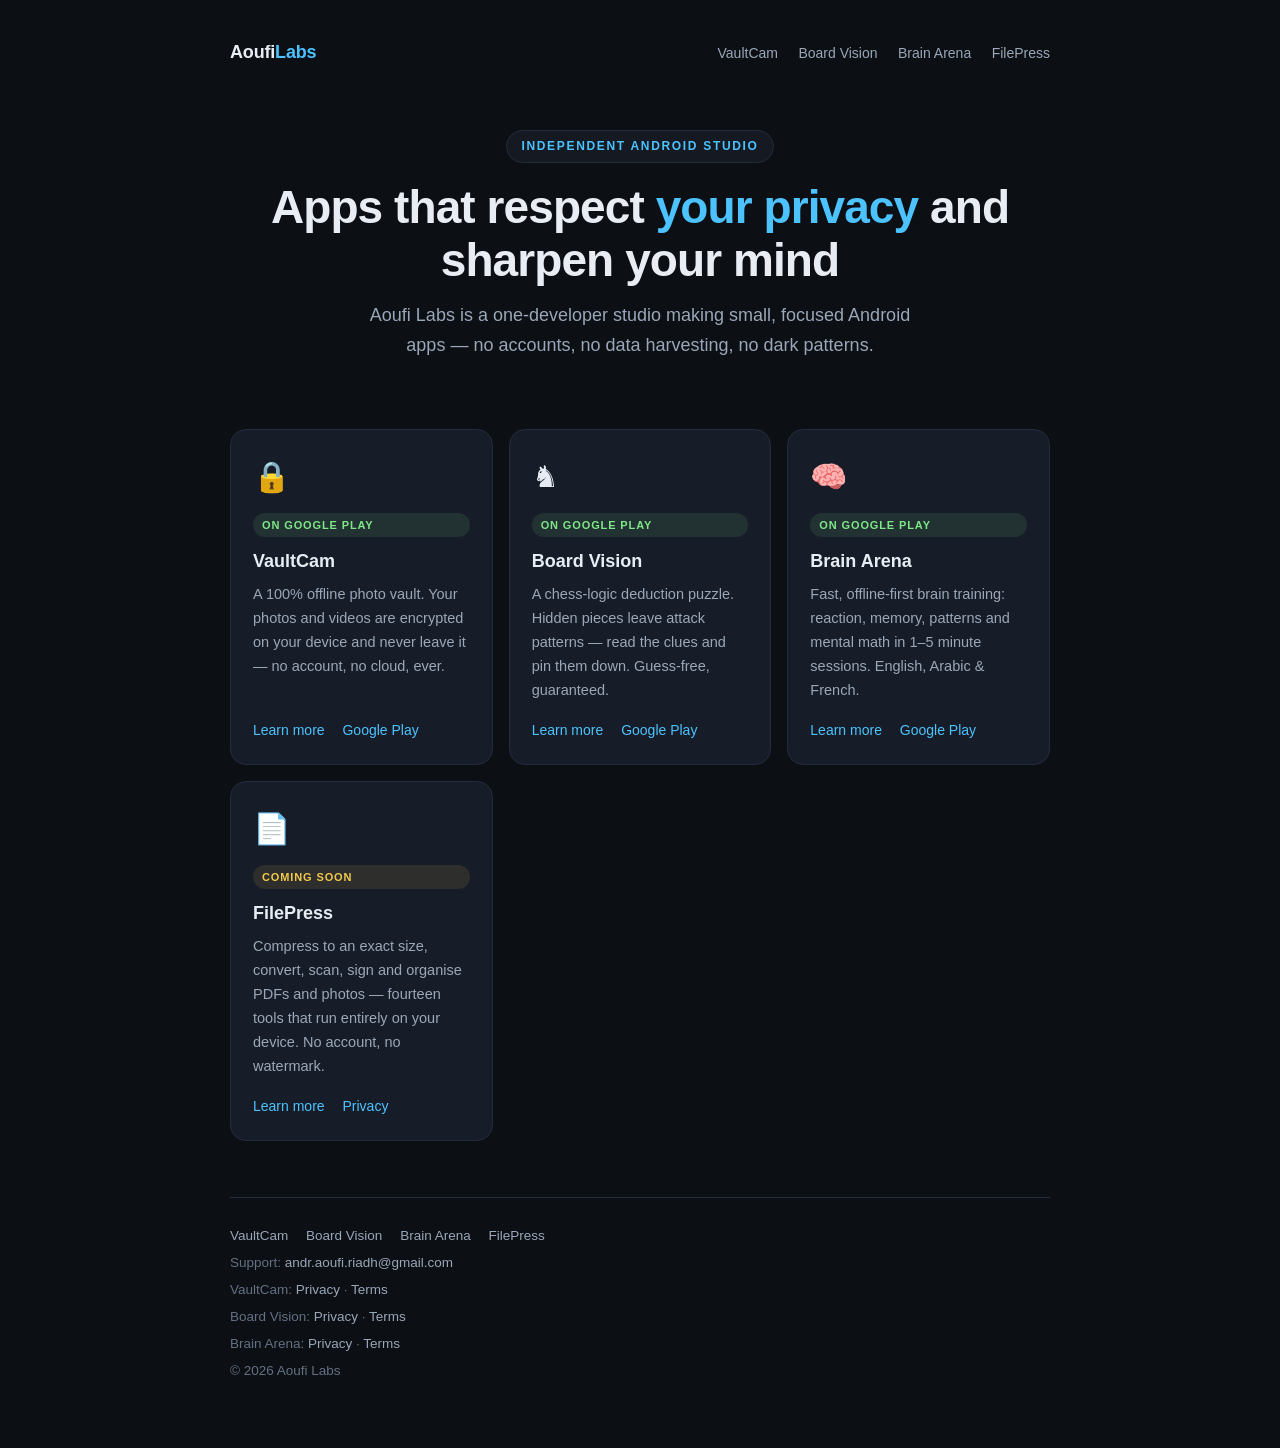
<file: index.html>
<!DOCTYPE html>
<html lang="en">
<head>
  <meta charset="UTF-8">
  <meta name="viewport" content="width=device-width, initial-scale=1.0">
  <meta name="description" content="Aoufi Labs builds privacy-first and brain-sharpening Android apps: VaultCam, Board Vision, Brain Arena and FilePress.">
  <title>Aoufi Labs — Android apps that respect you</title>
  <link rel="stylesheet" href="style.css">
</head>
<body>
<div class="wrap">

  <header class="site-header">
    <div class="brand">Aoufi<span>Labs</span></div>
    <nav class="site-nav">
      <a href="vaultcam/">VaultCam</a>
      <a href="boardvision/">Board Vision</a>
      <a href="brainarena/">Brain Arena</a>
      <a href="filepress/">FilePress</a>
    </nav>
  </header>

  <section class="hero">
    <span class="badge">Independent Android studio</span>
    <h1>Apps that respect <em>your privacy</em> and sharpen your mind</h1>
    <p class="lead">Aoufi Labs is a one-developer studio making small, focused Android
    apps — no accounts, no data harvesting, no dark patterns.</p>
  </section>

  <section class="cards">
    <div class="card">
      <div class="icon">🔒</div>
      <span class="tag live">On Google Play</span>
      <h2>VaultCam</h2>
      <p>A 100% offline photo vault. Your photos and videos are encrypted on your
      device and never leave it — no account, no cloud, ever.</p>
      <div class="links">
        <a href="vaultcam/">Learn more</a>
        <a href="https://play.google.com/store/apps/details?id=aoufi.riadh.vaultcam">Google Play</a>
      </div>
    </div>

    <div class="card">
      <div class="icon">♞</div>
      <span class="tag live">On Google Play</span>
      <h2>Board Vision</h2>
      <p>A chess-logic deduction puzzle. Hidden pieces leave attack patterns —
      read the clues and pin them down. Guess-free, guaranteed.</p>
      <div class="links">
        <a href="boardvision/">Learn more</a>
        <a href="https://play.google.com/store/apps/details?id=aoufi.riadh.boardvisiongame">Google Play</a>
      </div>
    </div>

    <div class="card">
      <div class="icon">🧠</div>
      <span class="tag live">On Google Play</span>
      <h2>Brain Arena</h2>
      <p>Fast, offline-first brain training: reaction, memory, patterns and mental
      math in 1–5 minute sessions. English, Arabic &amp; French.</p>
      <div class="links">
        <a href="brainarena/">Learn more</a>
        <a href="https://play.google.com/store/apps/details?id=aoufi.riadh.brainarena">Google Play</a>
      </div>
    </div>

    <div class="card">
      <div class="icon">📄</div>
      <span class="tag soon">Coming soon</span>
      <h2>FilePress</h2>
      <p>Compress to an exact size, convert, scan, sign and organise PDFs and photos —
      fourteen tools that run entirely on your device. No account, no watermark.</p>
      <div class="links">
        <a href="filepress/">Learn more</a>
        <a href="filepress/privacy.html">Privacy</a>
      </div>
    </div>
  </section>

  <footer class="site-footer">
    <div class="apps">
      <a href="vaultcam/">VaultCam</a>
      <a href="boardvision/">Board Vision</a>
      <a href="brainarena/">Brain Arena</a>
      <a href="filepress/">FilePress</a>
    </div>
    <div>Support: <a href="mailto:andr.aoufi.riadh@gmail.com">andr.aoufi.riadh@gmail.com</a></div>
    <div>VaultCam:
      <a href="vaultcam/privacy.html">Privacy</a> ·
      <a href="vaultcam/terms.html">Terms</a>
    </div>
    <div>Board Vision:
      <a href="boardvision/privacy.html">Privacy</a> ·
      <a href="boardvision/terms.html">Terms</a>
    </div>
    <div>Brain Arena:
      <a href="brainarena/privacy.html">Privacy</a> ·
      <a href="brainarena/terms.html">Terms</a>
    </div>
    <div>© 2026 Aoufi Labs</div>
  </footer>

</div>
</body>
</html>
</file>
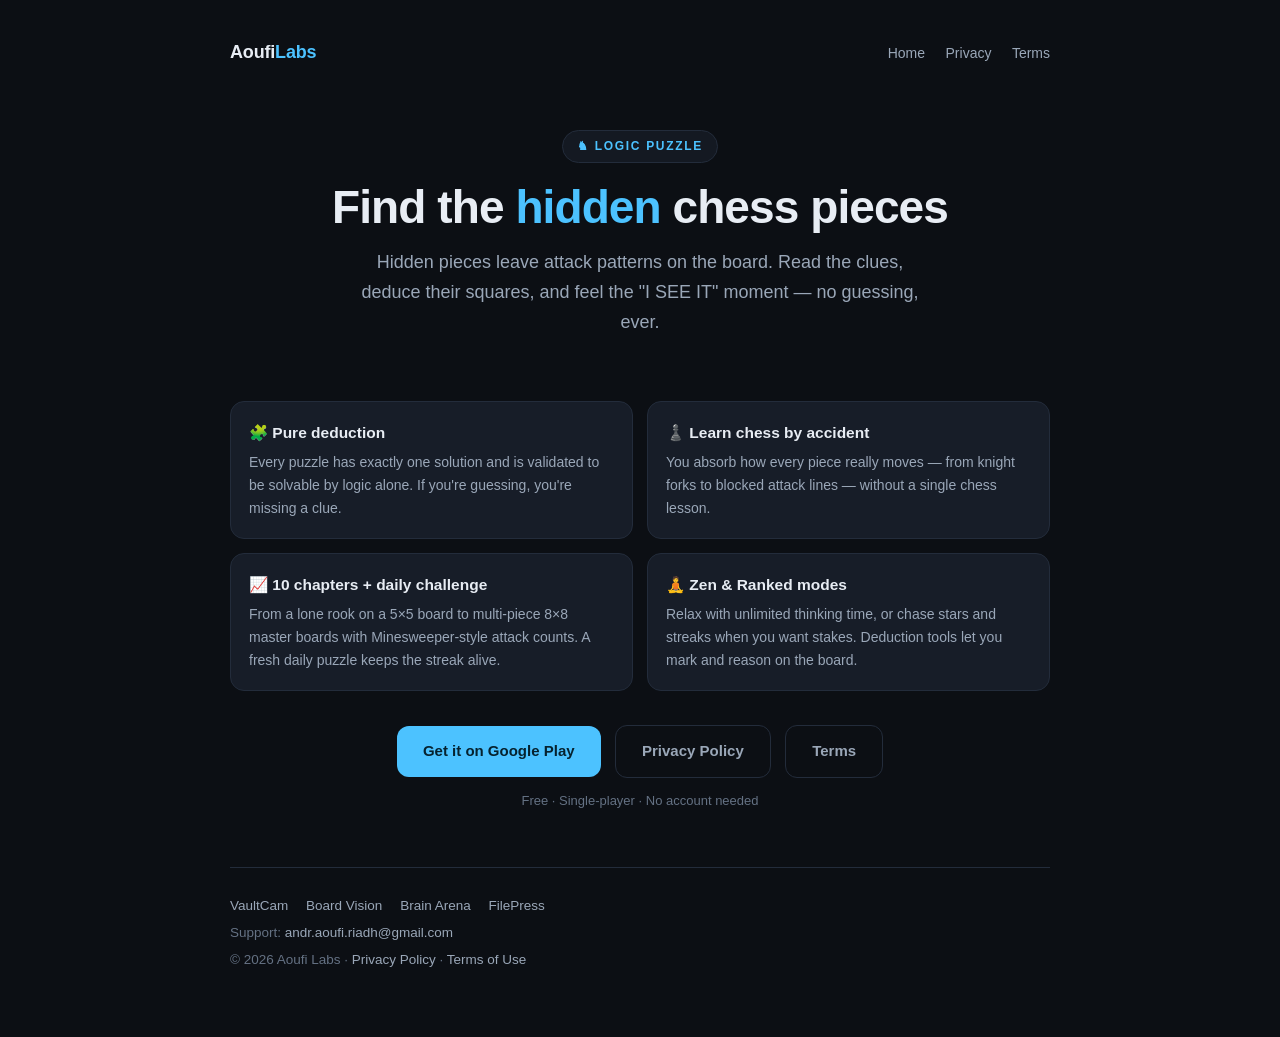
<file: boardvision/index.html>
<!DOCTYPE html>
<html lang="en">
<head>
  <meta charset="UTF-8">
  <meta name="viewport" content="width=device-width, initial-scale=1.0">
  <meta name="description" content="Board Vision — a chess-logic deduction puzzle for Android and iPhone. Hidden pieces leave attack patterns; read the clues and find them. Guess-free, guaranteed.">
  <title>Board Vision — Find the hidden chess pieces</title>
  <link rel="stylesheet" href="../style.css">
</head>
<body>
<div class="wrap">

  <header class="site-header">
    <div class="brand"><a href="../" style="color:inherit;text-decoration:none">Aoufi<span>Labs</span></a></div>
    <nav class="site-nav">
      <a href="../">Home</a>
      <a href="privacy.html">Privacy</a>
      <a href="terms.html">Terms</a>
    </nav>
  </header>

  <section class="hero">
    <span class="badge">♞ Logic puzzle</span>
    <h1>Find the <em>hidden</em> chess pieces</h1>
    <p class="lead">Hidden pieces leave attack patterns on the board. Read the clues,
    deduce their squares, and feel the "I SEE IT" moment — no guessing, ever.</p>
  </section>

  <section class="features">
    <div class="feature">
      <h3>🧩 Pure deduction</h3>
      <p>Every puzzle has exactly one solution and is validated to be solvable by
      logic alone. If you're guessing, you're missing a clue.</p>
    </div>
    <div class="feature">
      <h3>♟️ Learn chess by accident</h3>
      <p>You absorb how every piece really moves — from knight forks to blocked
      attack lines — without a single chess lesson.</p>
    </div>
    <div class="feature">
      <h3>📈 10 chapters + daily challenge</h3>
      <p>From a lone rook on a 5×5 board to multi-piece 8×8 master boards with
      Minesweeper-style attack counts. A fresh daily puzzle keeps the streak alive.</p>
    </div>
    <div class="feature">
      <h3>🧘 Zen &amp; Ranked modes</h3>
      <p>Relax with unlimited thinking time, or chase stars and streaks when you
      want stakes. Deduction tools let you mark and reason on the board.</p>
    </div>
  </section>

  <div class="cta">
    <a class="btn btn-primary" href="https://play.google.com/store/apps/details?id=aoufi.riadh.boardvisiongame">Get it on Google Play</a>
    <a class="btn btn-ghost" href="privacy.html">Privacy Policy</a>
    <a class="btn btn-ghost" href="terms.html">Terms</a>
    <span class="note">Free · Single-player · No account needed</span>
  </div>

  <footer class="site-footer">
    <div class="apps">
      <a href="../vaultcam/">VaultCam</a>
      <a href="../boardvision/">Board Vision</a>
      <a href="../brainarena/">Brain Arena</a>
      <a href="../filepress/">FilePress</a>
    </div>
    <div>Support: <a href="mailto:andr.aoufi.riadh@gmail.com">andr.aoufi.riadh@gmail.com</a></div>
    <div>© 2026 Aoufi Labs · <a href="privacy.html">Privacy Policy</a> · <a href="terms.html">Terms of Use</a></div>
  </footer>

</div>
</body>
</html>
</file>
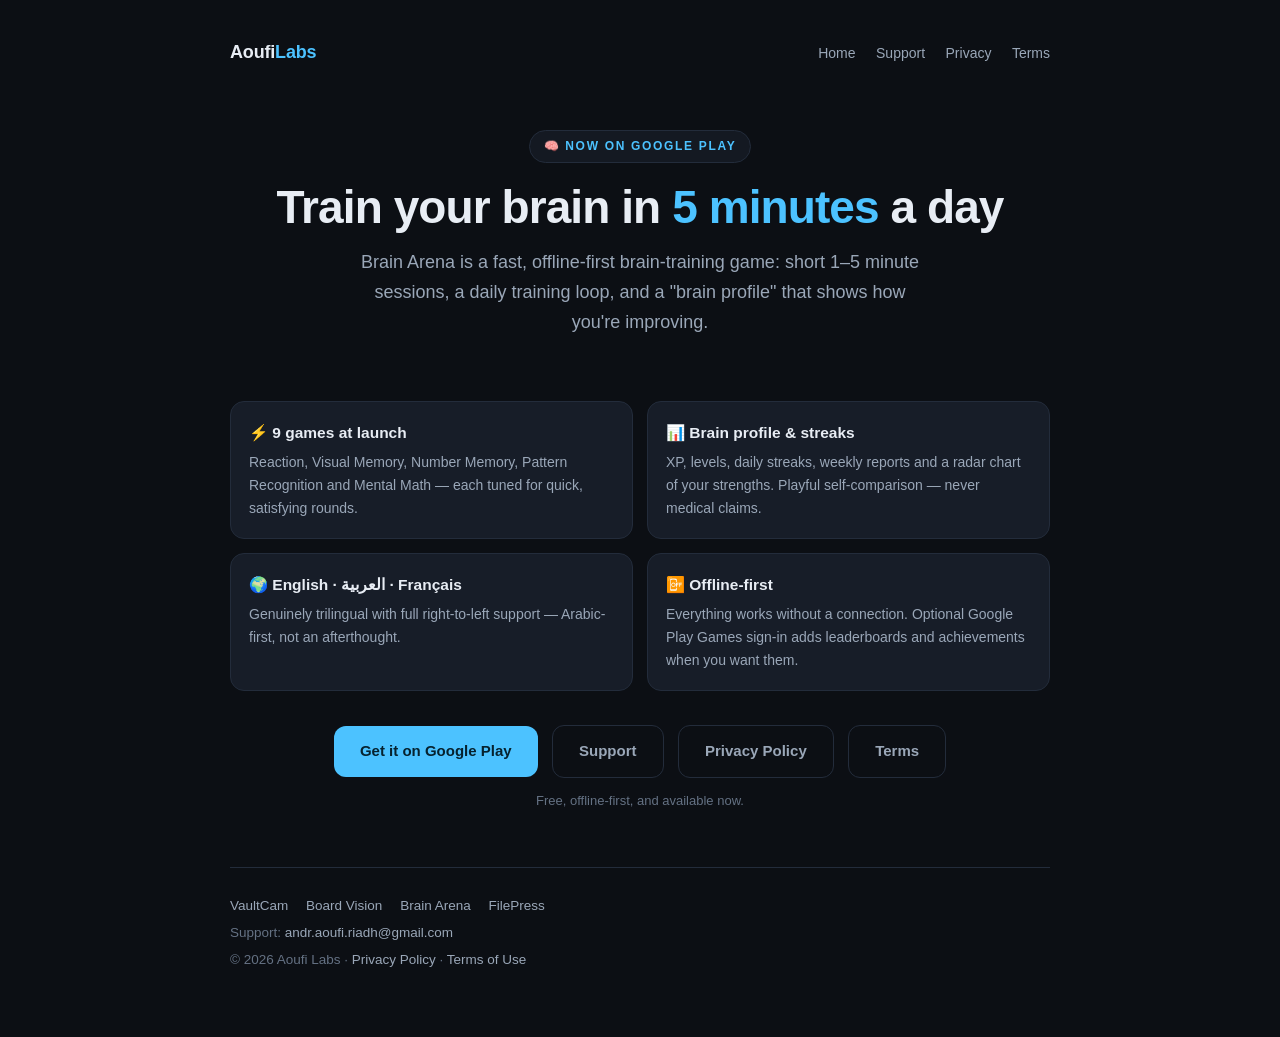
<file: brainarena/index.html>
<!DOCTYPE html>
<html lang="en">
<head>
  <meta charset="UTF-8">
  <meta name="viewport" content="width=device-width, initial-scale=1.0">
  <meta name="description" content="Brain Arena — offline-first brain training for Android. Reaction, memory, patterns and mental math in 1–5 minute sessions. English, Arabic & French. Out now on Google Play.">
  <title>Brain Arena — Train your brain, 5 minutes a day</title>
  <link rel="stylesheet" href="../style.css">
</head>
<body>
<div class="wrap">

  <header class="site-header">
    <div class="brand"><a href="../" style="color:inherit;text-decoration:none">Aoufi<span>Labs</span></a></div>
    <nav class="site-nav">
      <a href="../">Home</a>
      <a href="support.html">Support</a>
      <a href="privacy.html">Privacy</a>
      <a href="terms.html">Terms</a>
    </nav>
  </header>

  <section class="hero">
    <span class="badge">🧠 Now on Google Play</span>
    <h1>Train your brain in <em>5 minutes</em> a day</h1>
    <p class="lead">Brain Arena is a fast, offline-first brain-training game:
    short 1–5 minute sessions, a daily training loop, and a "brain profile" that
    shows how you're improving.</p>
  </section>

  <section class="features">
    <div class="feature">
      <h3>⚡ 9 games at launch</h3>
      <p>Reaction, Visual Memory, Number Memory, Pattern Recognition and Mental
      Math — each tuned for quick, satisfying rounds.</p>
    </div>
    <div class="feature">
      <h3>📊 Brain profile &amp; streaks</h3>
      <p>XP, levels, daily streaks, weekly reports and a radar chart of your
      strengths. Playful self-comparison — never medical claims.</p>
    </div>
    <div class="feature">
      <h3>🌍 English · العربية · Français</h3>
      <p>Genuinely trilingual with full right-to-left support — Arabic-first,
      not an afterthought.</p>
    </div>
    <div class="feature">
      <h3>📴 Offline-first</h3>
      <p>Everything works without a connection. Optional Google Play Games
      sign-in adds leaderboards and achievements when you want them.</p>
    </div>
  </section>

  <div class="cta">
    <a class="btn btn-primary" href="https://play.google.com/store/apps/details?id=aoufi.riadh.brainarena">Get it on Google Play</a>
    <a class="btn btn-ghost" href="support.html">Support</a>
    <a class="btn btn-ghost" href="privacy.html">Privacy Policy</a>
    <a class="btn btn-ghost" href="terms.html">Terms</a>
    <span class="note">Free, offline-first, and available now.</span>
  </div>

  <footer class="site-footer">
    <div class="apps">
      <a href="../vaultcam/">VaultCam</a>
      <a href="../boardvision/">Board Vision</a>
      <a href="../brainarena/">Brain Arena</a>
      <a href="../filepress/">FilePress</a>
    </div>
    <div>Support: <a href="mailto:andr.aoufi.riadh@gmail.com">andr.aoufi.riadh@gmail.com</a></div>
    <div>© 2026 Aoufi Labs · <a href="privacy.html">Privacy Policy</a> · <a href="terms.html">Terms of Use</a></div>
  </footer>

</div>
</body>
</html>
</file>
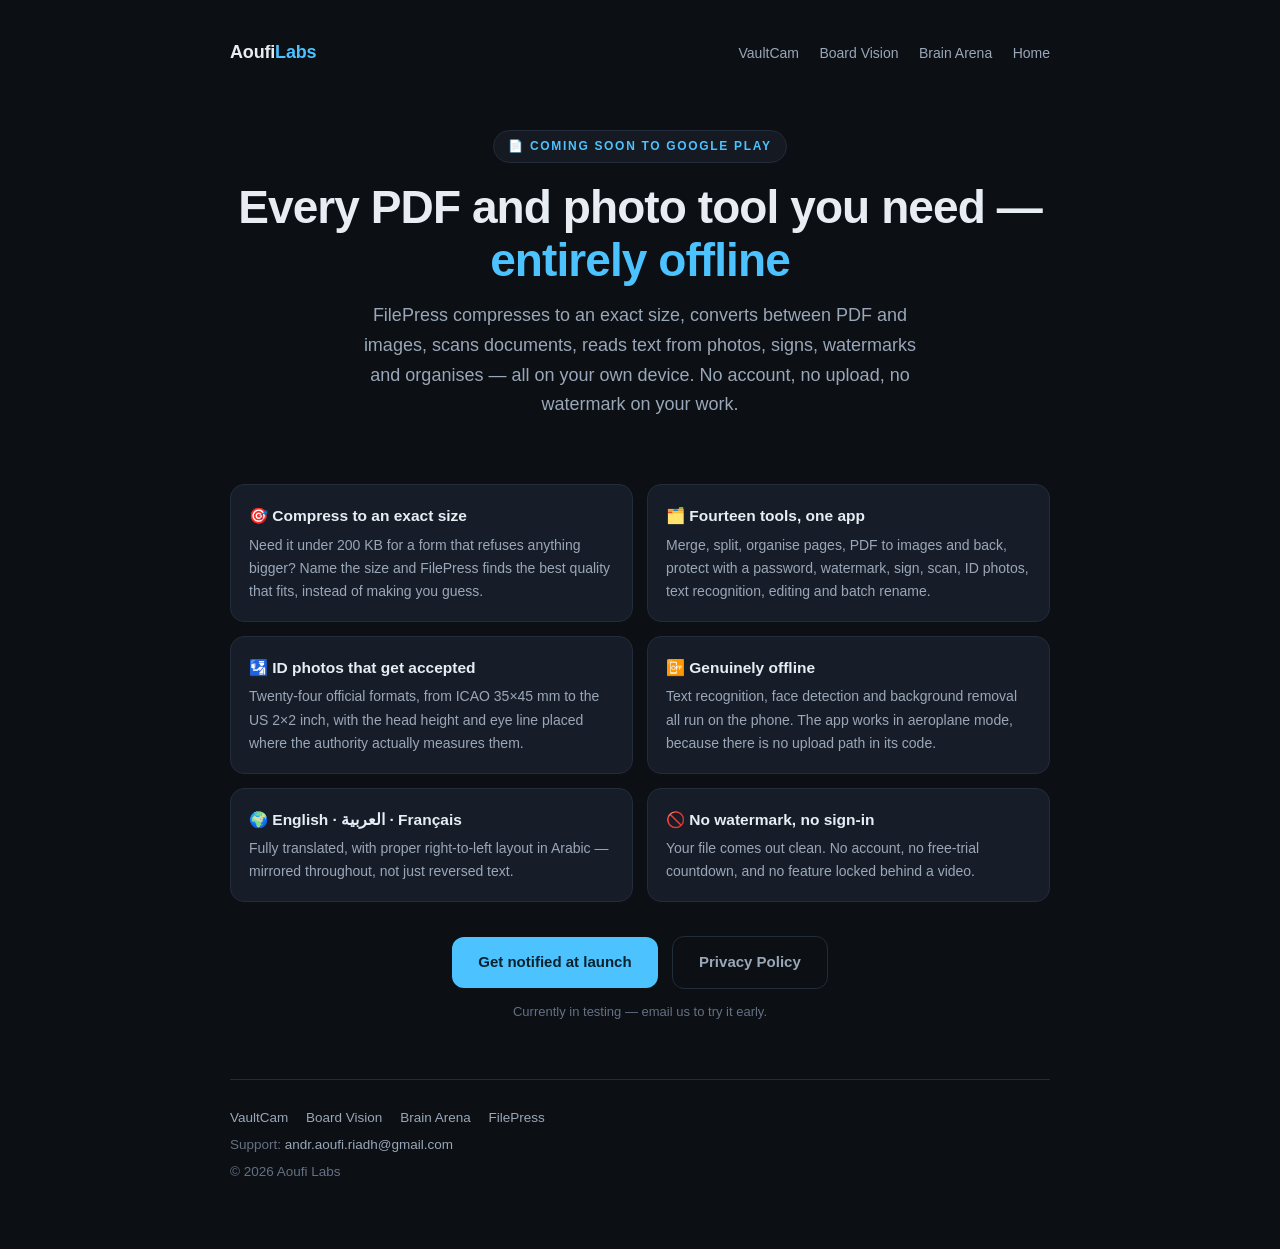
<file: filepress/index.html>
<!DOCTYPE html>
<html lang="en">
<head>
  <meta charset="UTF-8">
  <meta name="viewport" content="width=device-width, initial-scale=1.0">
  <meta name="description" content="FilePress — compress, convert, scan, sign and organise PDFs and photos on Android. Fully offline, no account, no watermark.">
  <title>FilePress — Offline PDF &amp; photo tools for Android</title>
  <link rel="stylesheet" href="../style.css">
</head>
<body>
<div class="wrap">

  <header class="site-header">
    <div class="brand"><a href="../" style="color:inherit;text-decoration:none">Aoufi<span>Labs</span></a></div>
    <nav class="site-nav">
      <a href="../vaultcam/">VaultCam</a>
      <a href="../boardvision/">Board Vision</a>
      <a href="../brainarena/">Brain Arena</a>
      <a href="../">Home</a>
    </nav>
  </header>

  <section class="hero">
    <span class="badge">📄 Coming soon to Google Play</span>
    <h1>Every PDF and photo tool you need — <em>entirely offline</em></h1>
    <p class="lead">FilePress compresses to an exact size, converts between PDF and
    images, scans documents, reads text from photos, signs, watermarks and organises —
    all on your own device. No account, no upload, no watermark on your work.</p>
  </section>

  <section class="features">
    <div class="feature">
      <h3>🎯 Compress to an exact size</h3>
      <p>Need it under 200 KB for a form that refuses anything bigger? Name the size and
      FilePress finds the best quality that fits, instead of making you guess.</p>
    </div>
    <div class="feature">
      <h3>🗂️ Fourteen tools, one app</h3>
      <p>Merge, split, organise pages, PDF to images and back, protect with a password,
      watermark, sign, scan, ID photos, text recognition, editing and batch rename.</p>
    </div>
    <div class="feature">
      <h3>🛂 ID photos that get accepted</h3>
      <p>Twenty-four official formats, from ICAO 35×45 mm to the US 2×2 inch, with the
      head height and eye line placed where the authority actually measures them.</p>
    </div>
    <div class="feature">
      <h3>📴 Genuinely offline</h3>
      <p>Text recognition, face detection and background removal all run on the phone.
      The app works in aeroplane mode, because there is no upload path in its code.</p>
    </div>
    <div class="feature">
      <h3>🌍 English · العربية · Français</h3>
      <p>Fully translated, with proper right-to-left layout in Arabic — mirrored
      throughout, not just reversed text.</p>
    </div>
    <div class="feature">
      <h3>🚫 No watermark, no sign-in</h3>
      <p>Your file comes out clean. No account, no free-trial countdown, and no feature
      locked behind a video.</p>
    </div>
  </section>

  <div class="cta">
    <a class="btn btn-primary" href="mailto:andr.aoufi.riadh@gmail.com?subject=FilePress%20early%20access">Get notified at launch</a>
    <a class="btn btn-ghost" href="privacy.html">Privacy Policy</a>
    <span class="note">Currently in testing — email us to try it early.</span>
  </div>

  <footer class="site-footer">
    <div class="apps">
      <a href="../vaultcam/">VaultCam</a>
      <a href="../boardvision/">Board Vision</a>
      <a href="../brainarena/">Brain Arena</a>
      <a href="../filepress/">FilePress</a>
    </div>
    <div>Support: <a href="mailto:andr.aoufi.riadh@gmail.com">andr.aoufi.riadh@gmail.com</a></div>
    <div>© 2026 Aoufi Labs</div>
  </footer>

</div>
</body>
</html>
</file>
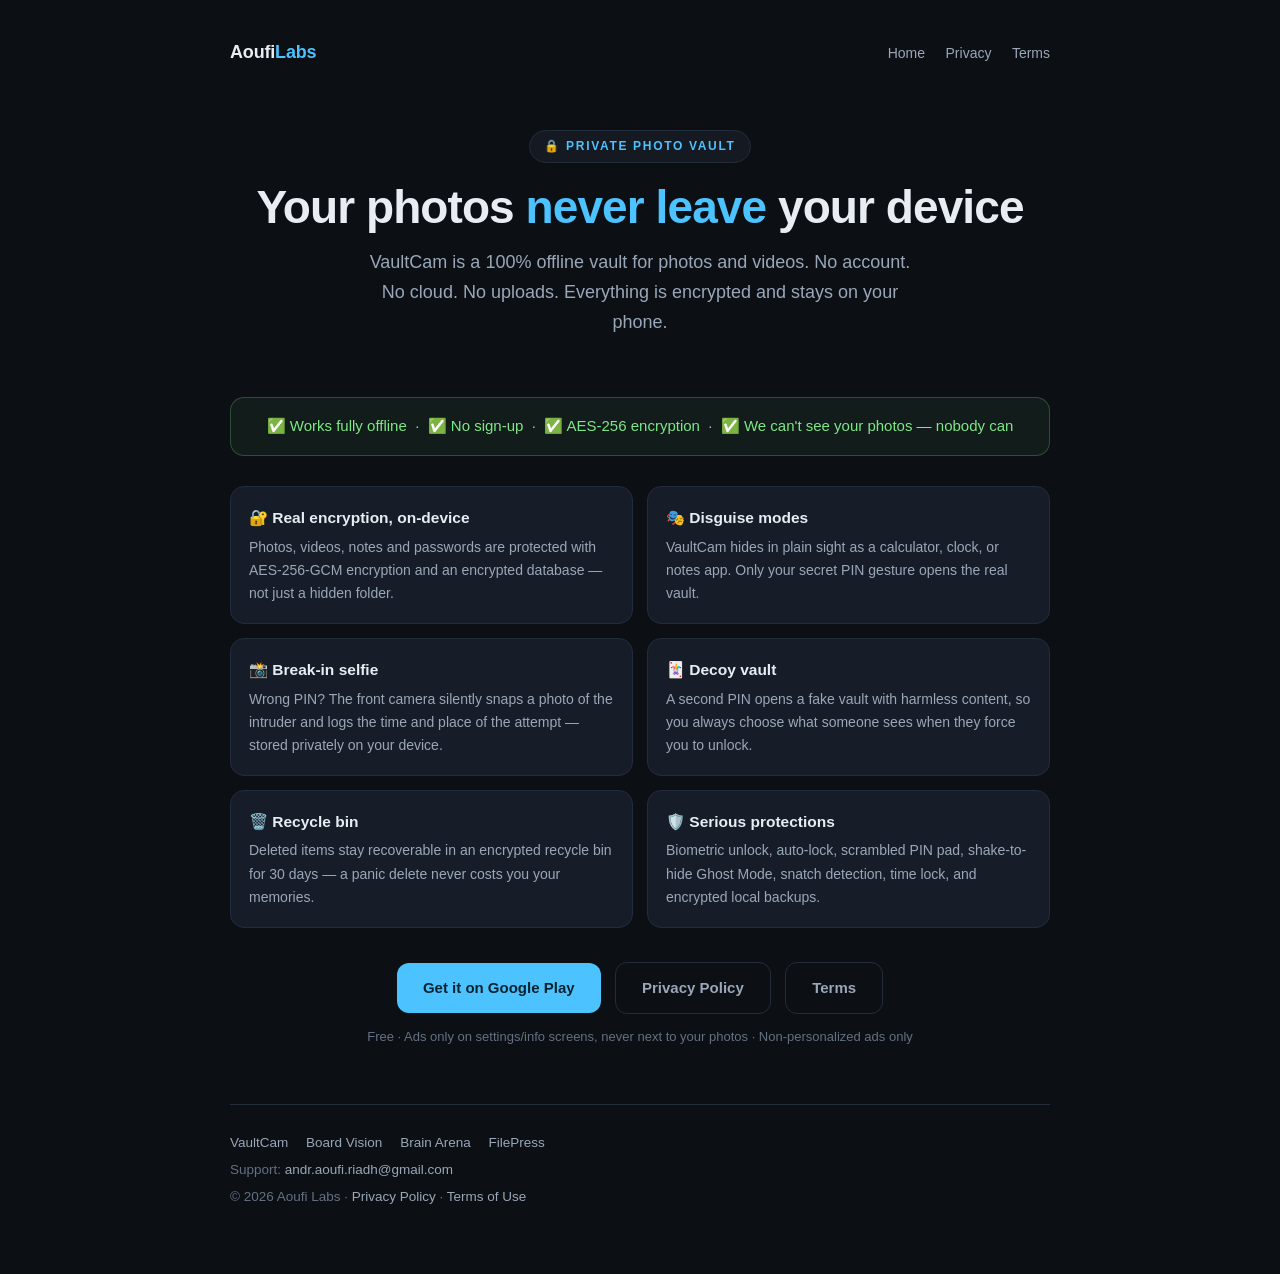
<file: vaultcam/index.html>
<!DOCTYPE html>
<html lang="en">
<head>
  <meta charset="UTF-8">
  <meta name="viewport" content="width=device-width, initial-scale=1.0">
  <meta name="description" content="VaultCam — the 100% offline photo vault for Android. Encrypted on your device, no account, no cloud. Your photos never leave your phone.">
  <title>VaultCam — Your photos never leave your device</title>
  <link rel="stylesheet" href="../style.css">
</head>
<body>
<div class="wrap">

  <header class="site-header">
    <div class="brand"><a href="../" style="color:inherit;text-decoration:none">Aoufi<span>Labs</span></a></div>
    <nav class="site-nav">
      <a href="../">Home</a>
      <a href="privacy.html">Privacy</a>
      <a href="terms.html">Terms</a>
    </nav>
  </header>

  <section class="hero">
    <span class="badge">🔒 Private photo vault</span>
    <h1>Your photos <em>never leave</em> your device</h1>
    <p class="lead">VaultCam is a 100% offline vault for photos and videos.
    No account. No cloud. No uploads. Everything is encrypted and stays on your phone.</p>
  </section>

  <div class="trust">
    ✅ Works fully offline &nbsp;·&nbsp; ✅ No sign-up &nbsp;·&nbsp; ✅ AES-256 encryption
    &nbsp;·&nbsp; ✅ We can't see your photos — nobody can
  </div>

  <section class="features">
    <div class="feature">
      <h3>🔐 Real encryption, on-device</h3>
      <p>Photos, videos, notes and passwords are protected with AES-256-GCM encryption
      and an encrypted database — not just a hidden folder.</p>
    </div>
    <div class="feature">
      <h3>🎭 Disguise modes</h3>
      <p>VaultCam hides in plain sight as a calculator, clock, or notes app.
      Only your secret PIN gesture opens the real vault.</p>
    </div>
    <div class="feature">
      <h3>📸 Break-in selfie</h3>
      <p>Wrong PIN? The front camera silently snaps a photo of the intruder and
      logs the time and place of the attempt — stored privately on your device.</p>
    </div>
    <div class="feature">
      <h3>🃏 Decoy vault</h3>
      <p>A second PIN opens a fake vault with harmless content, so you always
      choose what someone sees when they force you to unlock.</p>
    </div>
    <div class="feature">
      <h3>🗑️ Recycle bin</h3>
      <p>Deleted items stay recoverable in an encrypted recycle bin for 30 days —
      a panic delete never costs you your memories.</p>
    </div>
    <div class="feature">
      <h3>🛡️ Serious protections</h3>
      <p>Biometric unlock, auto-lock, scrambled PIN pad, shake-to-hide Ghost Mode,
      snatch detection, time lock, and encrypted local backups.</p>
    </div>
  </section>

  <div class="cta">
    <a class="btn btn-primary" href="https://play.google.com/store/apps/details?id=aoufi.riadh.vaultcam">Get it on Google Play</a>
    <a class="btn btn-ghost" href="privacy.html">Privacy Policy</a>
    <a class="btn btn-ghost" href="terms.html">Terms</a>
    <span class="note">Free · Ads only on settings/info screens, never next to your photos · Non-personalized ads only</span>
  </div>

  <footer class="site-footer">
    <div class="apps">
      <a href="../vaultcam/">VaultCam</a>
      <a href="../boardvision/">Board Vision</a>
      <a href="../brainarena/">Brain Arena</a>
      <a href="../filepress/">FilePress</a>
    </div>
    <div>Support: <a href="mailto:andr.aoufi.riadh@gmail.com">andr.aoufi.riadh@gmail.com</a></div>
    <div>© 2026 Aoufi Labs · <a href="privacy.html">Privacy Policy</a> · <a href="terms.html">Terms of Use</a></div>
  </footer>

</div>
</body>
</html>
</file>
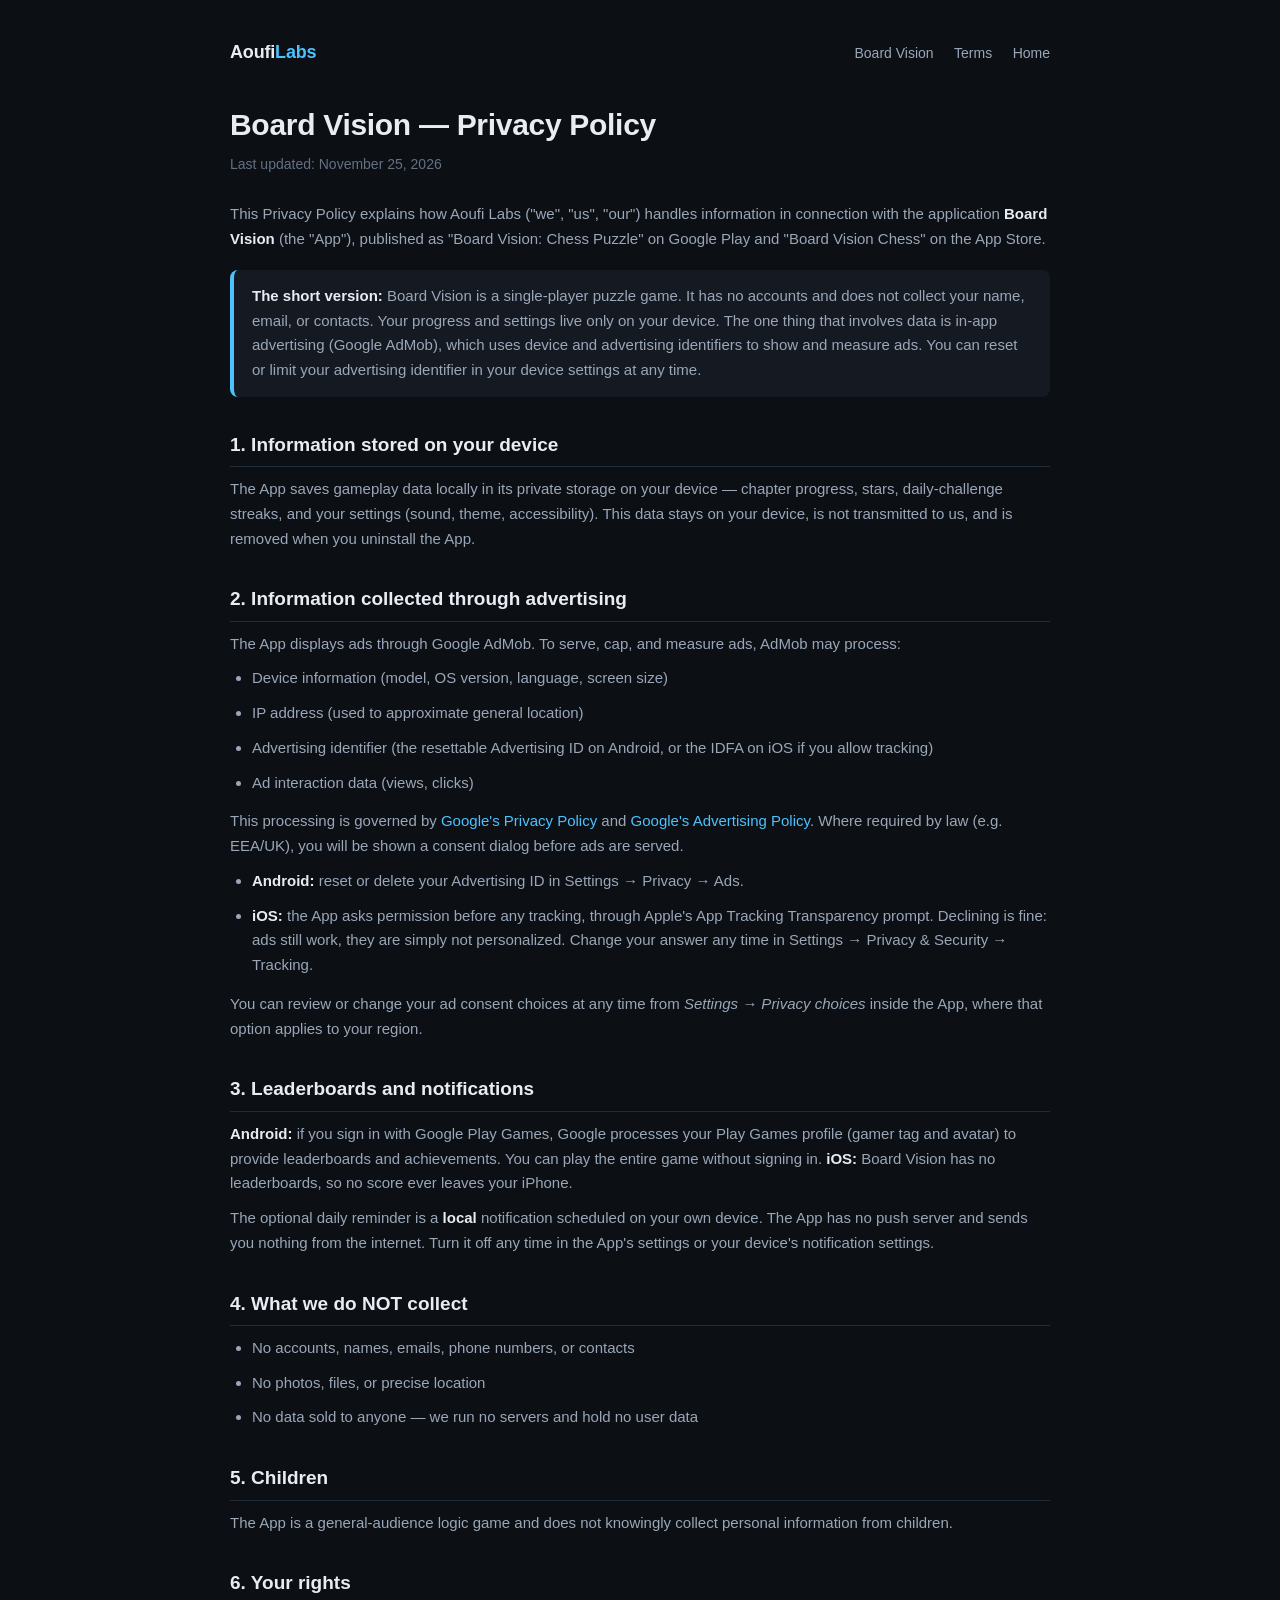
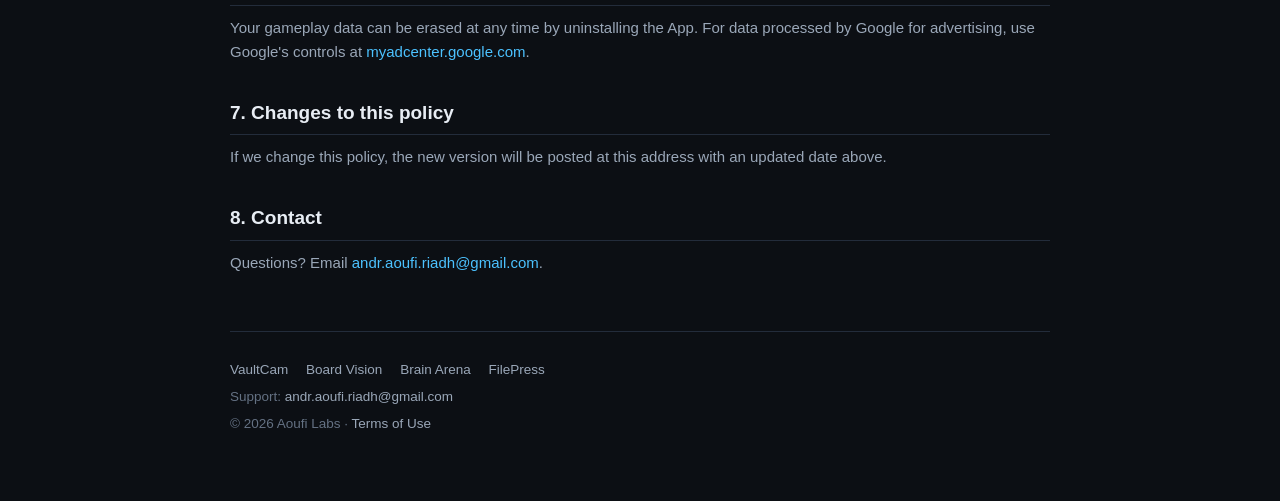
<file: boardvision/privacy.html>
<!DOCTYPE html>
<html lang="en">
<head>
  <meta charset="UTF-8">
  <meta name="viewport" content="width=device-width, initial-scale=1.0">
  <title>Board Vision — Privacy Policy</title>
  <link rel="stylesheet" href="../style.css">
</head>
<body>
<div class="wrap policy">

  <header class="site-header">
    <div class="brand"><a href="../" style="color:inherit;text-decoration:none">Aoufi<span>Labs</span></a></div>
    <nav class="site-nav">
      <a href="index.html">Board Vision</a>
      <a href="terms.html">Terms</a>
      <a href="../">Home</a>
    </nav>
  </header>

  <h1>Board Vision — Privacy Policy</h1>
  <p class="updated">Last updated: November 25, 2026</p>

  <p>This Privacy Policy explains how Aoufi Labs ("we", "us", "our") handles information
  in connection with the application <strong>Board Vision</strong> (the "App"),
  published as "Board Vision: Chess Puzzle" on Google Play and "Board Vision Chess" on
  the App Store.</p>

  <div class="callout">
    <strong>The short version:</strong> Board Vision is a single-player puzzle game.
    It has no accounts and does not collect your name, email, or contacts. Your progress
    and settings live only on your device. The one thing that involves data is in-app
    advertising (Google AdMob), which uses device and advertising identifiers to show
    and measure ads. You can reset or limit your advertising identifier in your device
    settings at any time.
  </div>

  <h2>1. Information stored on your device</h2>
  <p>The App saves gameplay data locally in its private storage on your device — chapter progress,
  stars, daily-challenge streaks, and your settings (sound, theme, accessibility). This
  data stays on your device, is not transmitted to us, and is removed when you uninstall
  the App.</p>

  <h2>2. Information collected through advertising</h2>
  <p>The App displays ads through Google AdMob. To serve, cap, and measure ads, AdMob
  may process:</p>
  <ul>
    <li>Device information (model, OS version, language, screen size)</li>
    <li>IP address (used to approximate general location)</li>
    <li>Advertising identifier (the resettable Advertising ID on Android, or the IDFA on
    iOS if you allow tracking)</li>
    <li>Ad interaction data (views, clicks)</li>
  </ul>
  <p>This processing is governed by
  <a href="https://policies.google.com/privacy">Google's Privacy Policy</a> and
  <a href="https://policies.google.com/technologies/ads">Google's Advertising Policy</a>.
  Where required by law (e.g. EEA/UK), you will be shown a consent dialog before ads
  are served.</p>
  <ul>
    <li><strong>Android:</strong> reset or delete your Advertising ID in
    Settings → Privacy → Ads.</li>
    <li><strong>iOS:</strong> the App asks permission before any tracking, through
    Apple's App Tracking Transparency prompt. Declining is fine: ads still work, they
    are simply not personalized. Change your answer any time in
    Settings → Privacy &amp; Security → Tracking.</li>
  </ul>
  <p>You can review or change your ad consent choices at any time from
  <em>Settings → Privacy choices</em> inside the App, where that option applies to
  your region.</p>

  <h2>3. Leaderboards and notifications</h2>
  <p><strong>Android:</strong> if you sign in with Google Play Games, Google processes
  your Play Games profile (gamer tag and avatar) to provide leaderboards and
  achievements. You can play the entire game without signing in.
  <strong>iOS:</strong> Board Vision has no leaderboards, so no score ever leaves your
  iPhone.</p>
  <p>The optional daily reminder is a <strong>local</strong> notification scheduled on
  your own device. The App has no push server and sends you nothing from the internet.
  Turn it off any time in the App's settings or your device's notification settings.</p>

  <h2>4. What we do NOT collect</h2>
  <ul>
    <li>No accounts, names, emails, phone numbers, or contacts</li>
    <li>No photos, files, or precise location</li>
    <li>No data sold to anyone — we run no servers and hold no user data</li>
  </ul>

  <h2>5. Children</h2>
  <p>The App is a general-audience logic game and does not knowingly collect personal
  information from children.</p>

  <h2>6. Your rights</h2>
  <p>Your gameplay data can be erased at any time by uninstalling the App. For data
  processed by Google for advertising, use Google's controls at
  <a href="https://myadcenter.google.com">myadcenter.google.com</a>.</p>

  <h2>7. Changes to this policy</h2>
  <p>If we change this policy, the new version will be posted at this address with an
  updated date above.</p>

  <h2>8. Contact</h2>
  <p>Questions? Email <a href="mailto:andr.aoufi.riadh@gmail.com">andr.aoufi.riadh@gmail.com</a>.</p>

  <footer class="site-footer">
    <div class="apps">
      <a href="../vaultcam/">VaultCam</a>
      <a href="../boardvision/">Board Vision</a>
      <a href="../brainarena/">Brain Arena</a>
      <a href="../filepress/">FilePress</a>
    </div>
    <div>Support: <a href="mailto:andr.aoufi.riadh@gmail.com">andr.aoufi.riadh@gmail.com</a></div>
    <div>© 2026 Aoufi Labs · <a href="terms.html">Terms of Use</a></div>
  </footer>

</div>
</body>
</html>
</file>
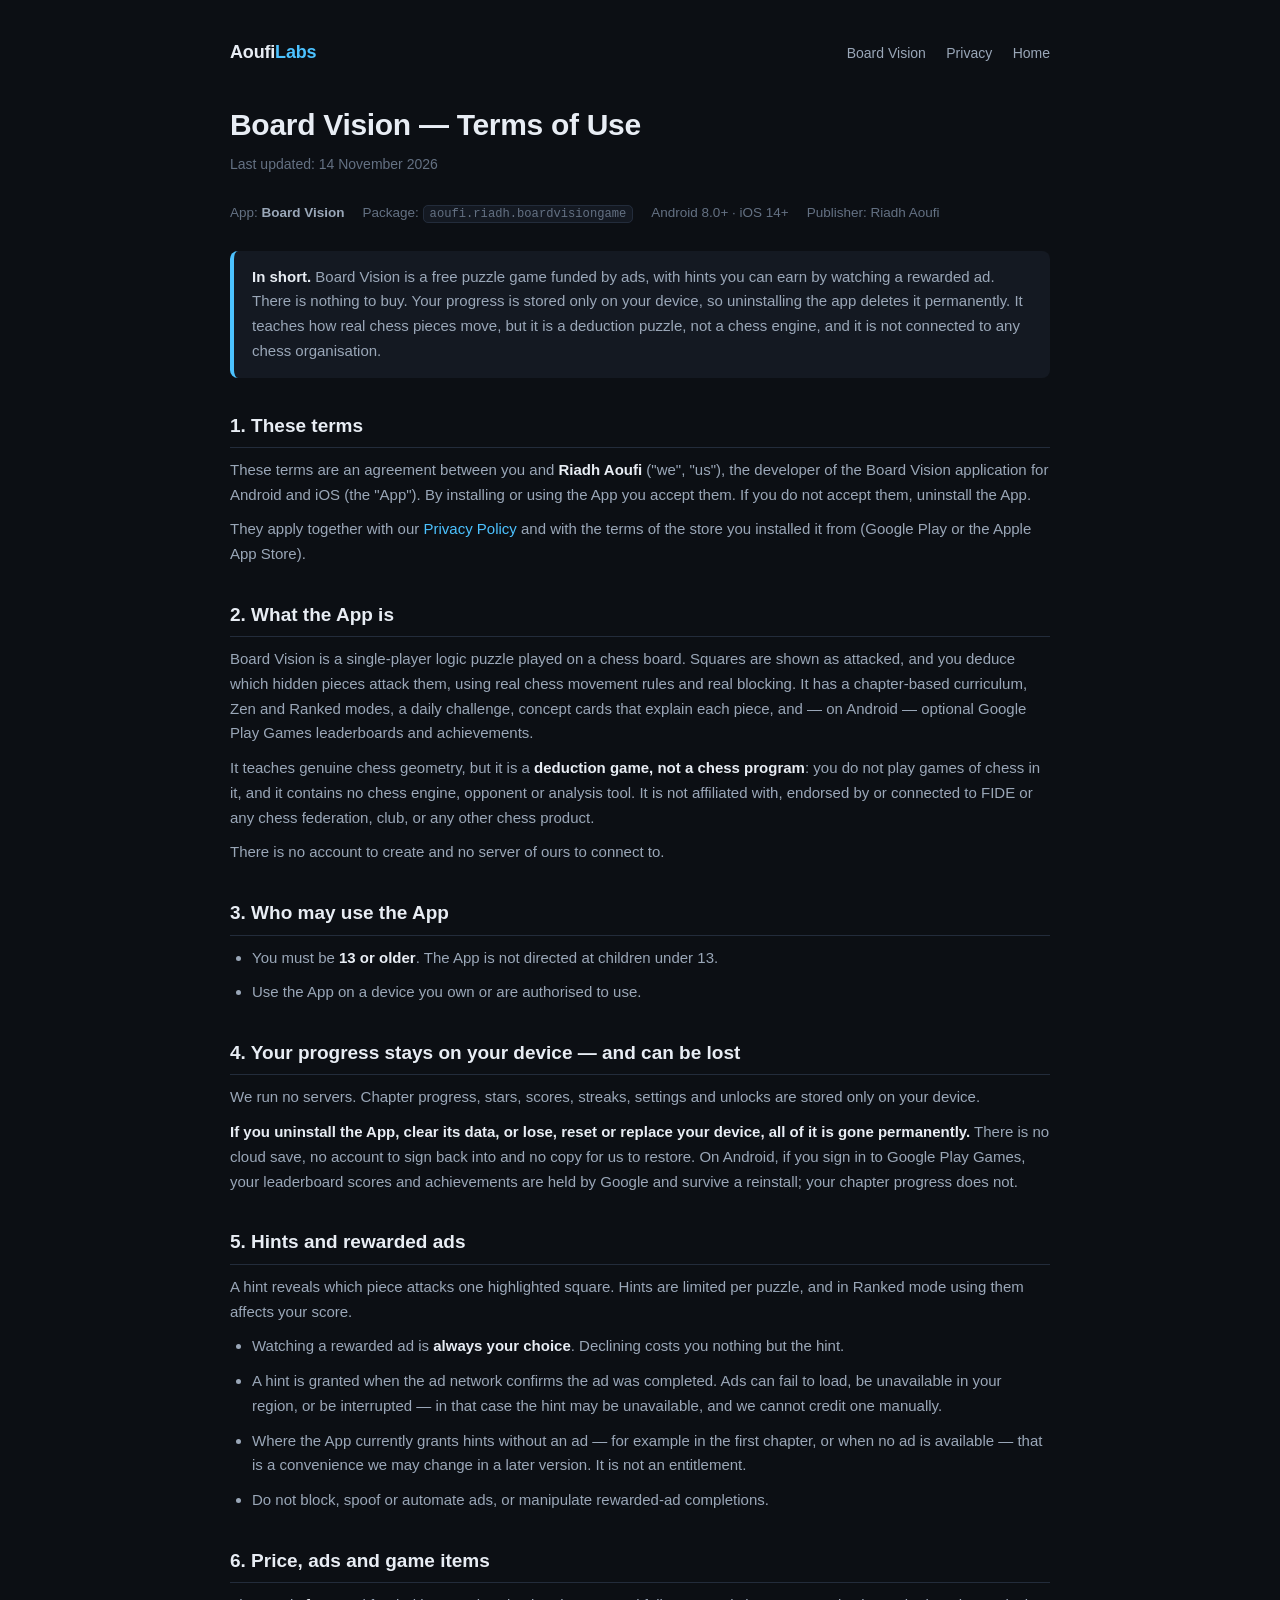
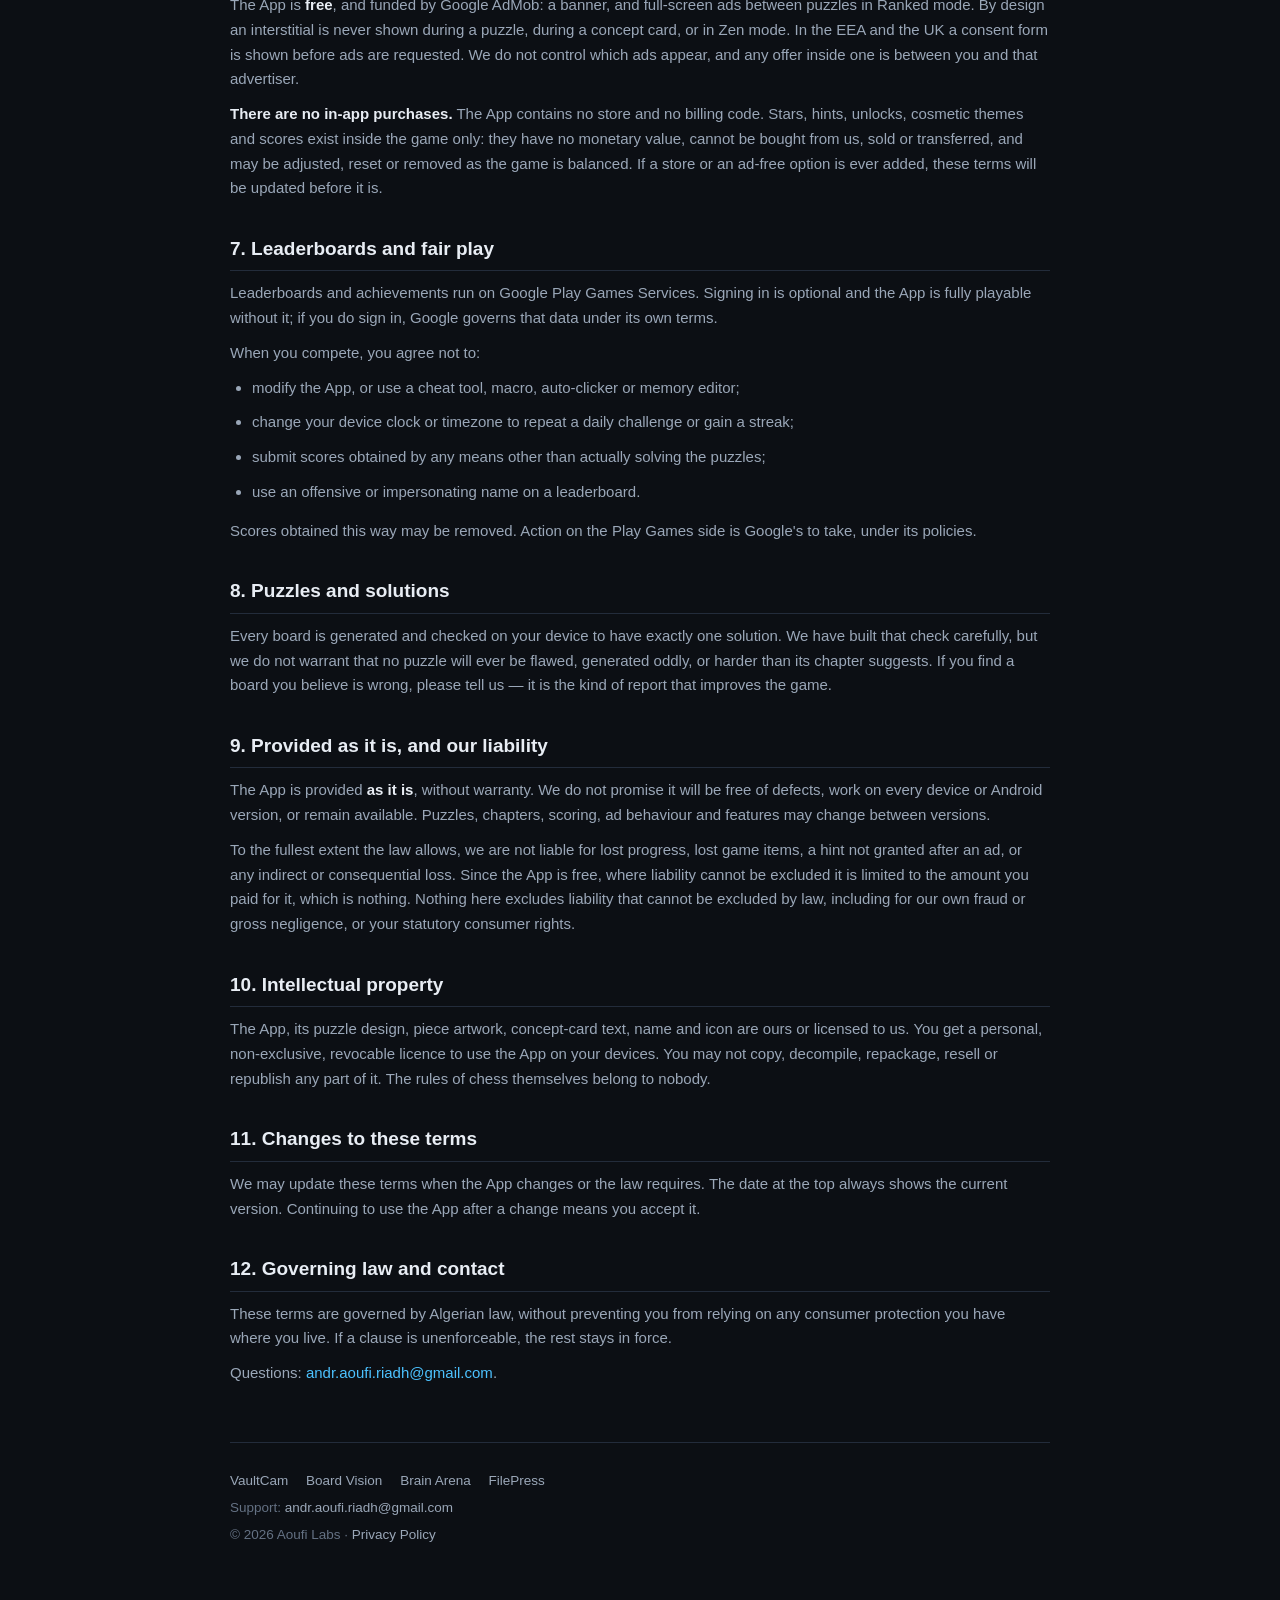
<file: boardvision/terms.html>
<!DOCTYPE html>
<html lang="en">
<head>
  <meta charset="UTF-8">
  <meta name="viewport" content="width=device-width, initial-scale=1.0">
  <meta name="description" content="Terms of use for Board Vision, the chess-deduction puzzle game for Android and iPhone.">
  <title>Board Vision — Terms of Use</title>
  <link rel="stylesheet" href="../style.css">
  <style>
    /* Only what the shared sheet does not already define. */
    .policy code { background: var(--bg-2); border: 1px solid var(--border);
                    padding: 1px 6px; border-radius: 5px; font-size: .9em; }
    .docmeta { display: flex; flex-wrap: wrap; gap: 6px 18px;
                font-size: 13.5px; color: var(--text-3); margin: 0 0 26px; }
    .docmeta strong { color: var(--text-2); }
  </style>
</head>
<body>
<div class="wrap policy">

  <header class="site-header">
    <div class="brand"><a href="../" style="color:inherit;text-decoration:none">Aoufi<span>Labs</span></a></div>
    <nav class="site-nav">
      <a href="index.html">Board Vision</a>
      <a href="privacy.html">Privacy</a>
      <a href="../">Home</a>
    </nav>
  </header>

  <h1>Board Vision — Terms of Use</h1>
  <p class="updated">Last updated: 14 November 2026</p>
  <div class="docmeta">
    <span>App: <strong>Board Vision</strong></span>
    <span>Package: <code>aoufi.riadh.boardvisiongame</code></span>
    <span>Android 8.0+ · iOS 14+</span>
    <span>Publisher: Riadh Aoufi</span>
  </div>

  <div class="callout">
    <strong>In short.</strong> Board Vision is a free puzzle game funded by ads, with hints
    you can earn by watching a rewarded ad. There is nothing to buy. Your progress is stored
    only on your device, so uninstalling the app deletes it permanently. It teaches how real
    chess pieces move, but it is a deduction puzzle, not a chess engine, and it is not
    connected to any chess organisation.
  </div>

  <h2>1. These terms</h2>
  <p>
    These terms are an agreement between you and <strong>Riadh Aoufi</strong> ("we", "us"),
    the developer of the Board Vision application for Android and iOS (the "App"). By installing or
    using the App you accept them. If you do not accept them, uninstall the App.
  </p>
  <p>
    They apply together with our
    <a href="privacy.html">Privacy Policy</a> and with the terms of the store you
    installed it from (Google Play or the Apple App Store).
  </p>

  <h2>2. What the App is</h2>
  <p>
    Board Vision is a single-player logic puzzle played on a chess board. Squares are shown
    as attacked, and you deduce which hidden pieces attack them, using real chess movement
    rules and real blocking. It has a chapter-based curriculum, Zen and Ranked modes, a daily
    challenge, concept cards that explain each piece, and — on Android — optional Google Play
    Games leaderboards and achievements.
  </p>
  <p>
    It teaches genuine chess geometry, but it is a <strong>deduction game, not a chess
    program</strong>: you do not play games of chess in it, and it contains no chess engine,
    opponent or analysis tool. It is not affiliated with, endorsed by or connected to FIDE or
    any chess federation, club, or any other chess product.
  </p>
  <p>
    There is no account to create and no server of ours to connect to.
  </p>

  <h2>3. Who may use the App</h2>
  <ul>
    <li>You must be <strong>13 or older</strong>. The App is not directed at children under
      13.</li>
    <li>Use the App on a device you own or are authorised to use.</li>
  </ul>

  <h2>4. Your progress stays on your device — and can be lost</h2>
  <p>
    We run no servers. Chapter progress, stars, scores, streaks, settings and unlocks are
    stored only on your device.
  </p>
  <p>
    <strong>If you uninstall the App, clear its data, or lose, reset or replace your device,
    all of it is gone permanently.</strong> There is no cloud save, no account to sign back
    into and no copy for us to restore. On Android, if you sign in to Google Play Games, your
    leaderboard scores and achievements are held by Google and survive a reinstall; your
    chapter progress does not.
  </p>

  <h2>5. Hints and rewarded ads</h2>
  <p>
    A hint reveals which piece attacks one highlighted square. Hints are limited per puzzle,
    and in Ranked mode using them affects your score.
  </p>
  <ul>
    <li>Watching a rewarded ad is <strong>always your choice</strong>. Declining costs you
      nothing but the hint.</li>
    <li>A hint is granted when the ad network confirms the ad was completed. Ads can fail to
      load, be unavailable in your region, or be interrupted — in that case the hint may be
      unavailable, and we cannot credit one manually.</li>
    <li>Where the App currently grants hints without an ad — for example in the first
      chapter, or when no ad is available — that is a convenience we may change in a later
      version. It is not an entitlement.</li>
    <li>Do not block, spoof or automate ads, or manipulate rewarded-ad completions.</li>
  </ul>

  <h2>6. Price, ads and game items</h2>
  <p>
    The App is <strong>free</strong>, and funded by Google AdMob: a banner, and full-screen
    ads between puzzles in Ranked mode. By design an interstitial is never shown during a
    puzzle, during a concept card, or in Zen mode. In the EEA and the UK a consent form is
    shown before ads are requested. We do not control which ads appear, and any offer inside
    one is between you and that advertiser.
  </p>
  <p>
    <strong>There are no in-app purchases.</strong> The App contains no store and no billing
    code. Stars, hints, unlocks, cosmetic themes and scores exist inside the game only: they
    have no monetary value, cannot be bought from us, sold or transferred, and may be
    adjusted, reset or removed as the game is balanced. If a store or an ad-free option is
    ever added, these terms will be updated before it is.
  </p>

  <h2>7. Leaderboards and fair play</h2>
  <p>
    Leaderboards and achievements run on Google Play Games Services. Signing in is optional
    and the App is fully playable without it; if you do sign in, Google governs that data
    under its own terms.
  </p>
  <p>When you compete, you agree not to:</p>
  <ul>
    <li>modify the App, or use a cheat tool, macro, auto-clicker or memory editor;</li>
    <li>change your device clock or timezone to repeat a daily challenge or gain a streak;</li>
    <li>submit scores obtained by any means other than actually solving the puzzles;</li>
    <li>use an offensive or impersonating name on a leaderboard.</li>
  </ul>
  <p>
    Scores obtained this way may be removed. Action on the Play Games side is Google's to
    take, under its policies.
  </p>

  <h2>8. Puzzles and solutions</h2>
  <p>
    Every board is generated and checked on your device to have exactly one solution. We have
    built that check carefully, but we do not warrant that no puzzle will ever be flawed,
    generated oddly, or harder than its chapter suggests. If you find a board you believe is
    wrong, please tell us — it is the kind of report that improves the game.
  </p>

  <h2>9. Provided as it is, and our liability</h2>
  <p>
    The App is provided <strong>as it is</strong>, without warranty. We do not promise it
    will be free of defects, work on every device or Android version, or remain available.
    Puzzles, chapters, scoring, ad behaviour and features may change between versions.
  </p>
  <p>
    To the fullest extent the law allows, we are not liable for lost progress, lost game
    items, a hint not granted after an ad, or any indirect or consequential loss. Since the
    App is free, where liability cannot be excluded it is limited to the amount you paid for
    it, which is nothing. Nothing here excludes liability that cannot be excluded by law,
    including for our own fraud or gross negligence, or your statutory consumer rights.
  </p>

  <h2>10. Intellectual property</h2>
  <p>
    The App, its puzzle design, piece artwork, concept-card text, name and icon are ours or
    licensed to us. You get a personal, non-exclusive, revocable licence to use the App on
    your devices. You may not copy, decompile, repackage, resell or republish any part of it.
    The rules of chess themselves belong to nobody.
  </p>

  <h2>11. Changes to these terms</h2>
  <p>
    We may update these terms when the App changes or the law requires. The date at the top
    always shows the current version. Continuing to use the App after a change means you
    accept it.
  </p>

  <h2>12. Governing law and contact</h2>
  <p>
    These terms are governed by Algerian law, without preventing you from relying on any
    consumer protection you have where you live. If a clause is unenforceable, the rest
    stays in force.
  </p>
  <p>
    Questions: <a href="mailto:andr.aoufi.riadh@gmail.com">andr.aoufi.riadh@gmail.com</a>.
  </p>


  <footer class="site-footer">
    <div class="apps">
      <a href="../vaultcam/">VaultCam</a>
      <a href="../boardvision/">Board Vision</a>
      <a href="../brainarena/">Brain Arena</a>
      <a href="../filepress/">FilePress</a>
    </div>
    <div>Support: <a href="mailto:andr.aoufi.riadh@gmail.com">andr.aoufi.riadh@gmail.com</a></div>
    <div>© 2026 Aoufi Labs · <a href="privacy.html">Privacy Policy</a></div>
  </footer>

</div>
</body>
</html>
</file>
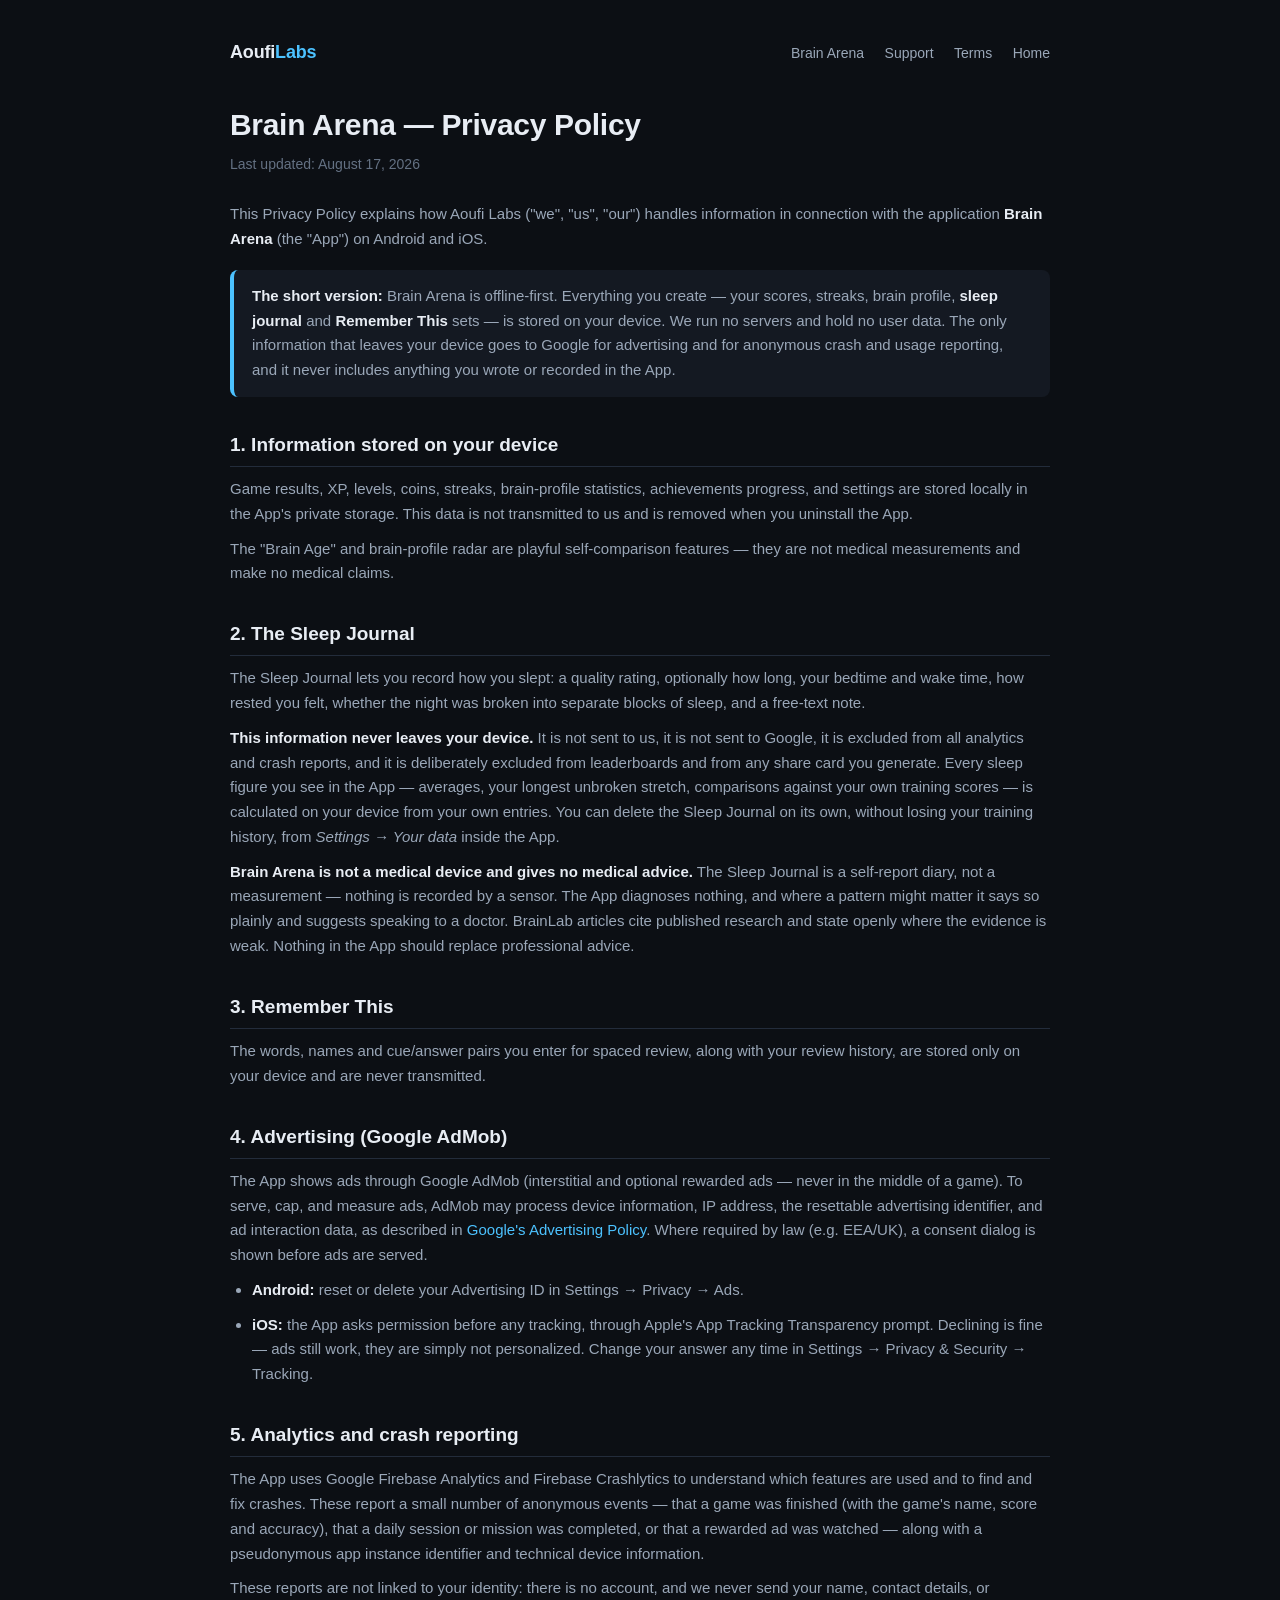
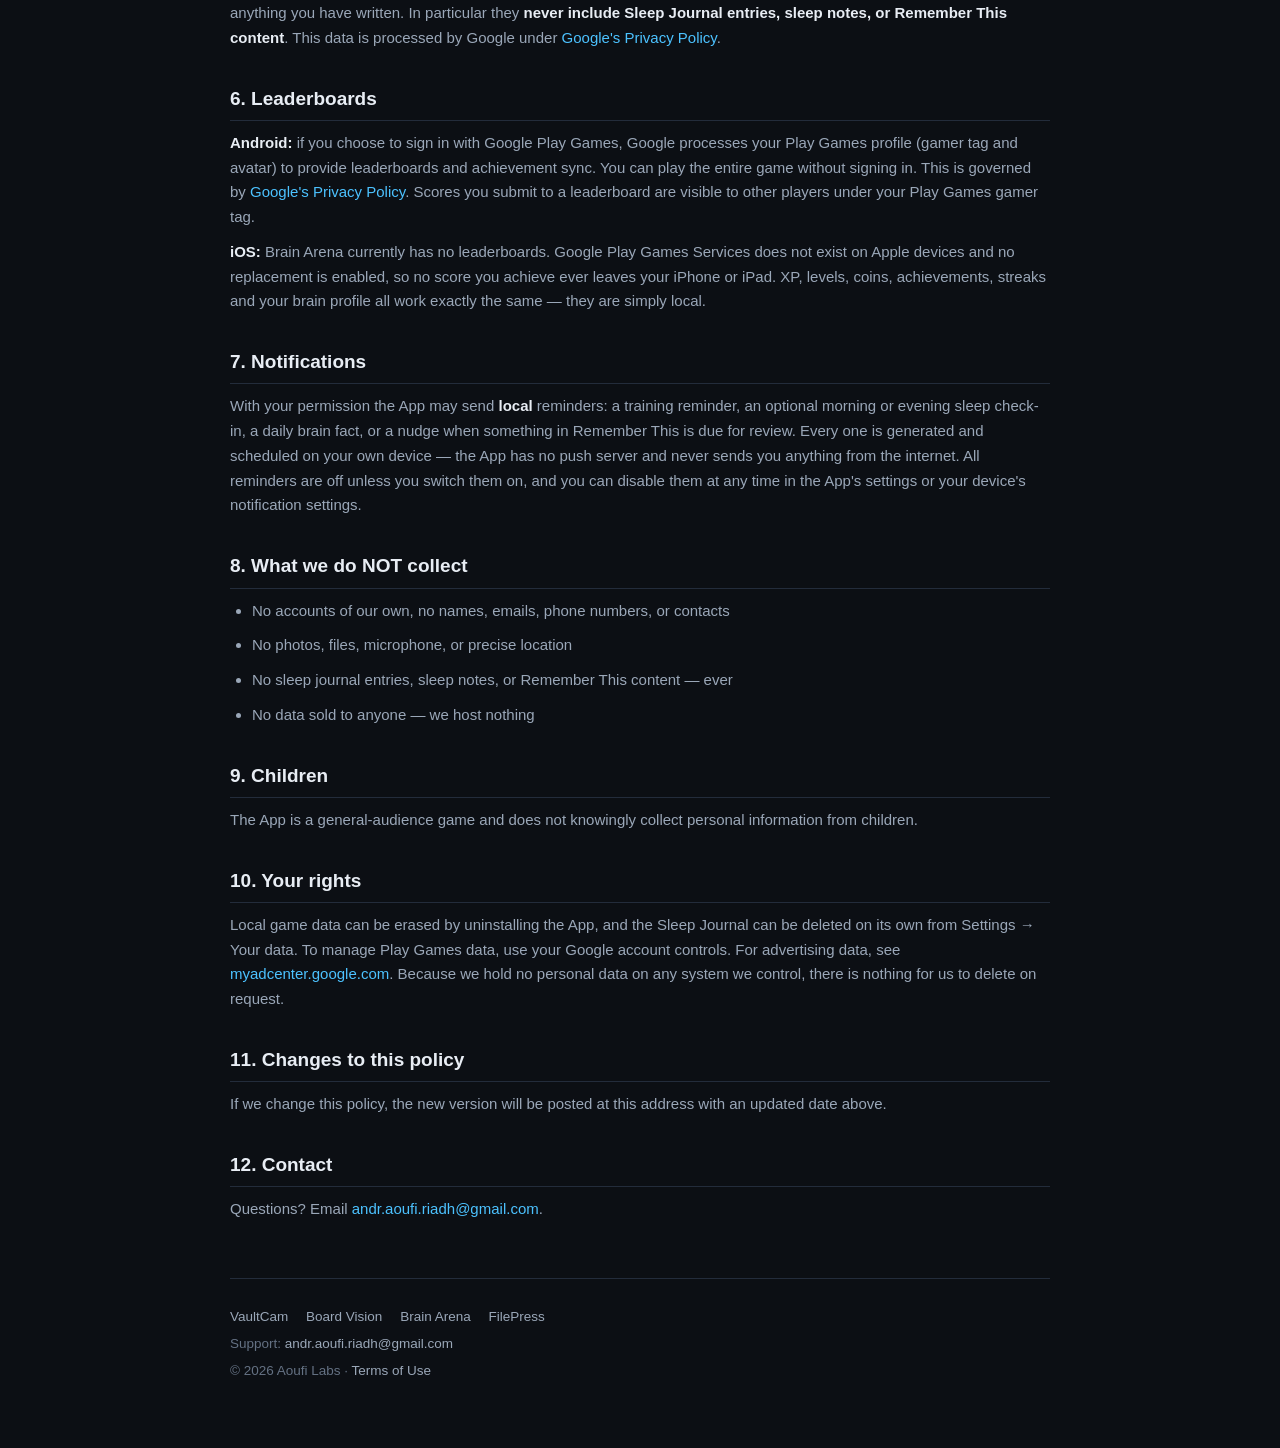
<file: brainarena/privacy.html>
<!DOCTYPE html>
<html lang="en">
<head>
  <meta charset="UTF-8">
  <meta name="viewport" content="width=device-width, initial-scale=1.0">
  <title>Brain Arena — Privacy Policy</title>
  <link rel="stylesheet" href="../style.css">
</head>
<body>
<div class="wrap policy">

  <header class="site-header">
    <div class="brand"><a href="../" style="color:inherit;text-decoration:none">Aoufi<span>Labs</span></a></div>
    <nav class="site-nav">
      <a href="index.html">Brain Arena</a>
      <a href="support.html">Support</a>
      <a href="terms.html">Terms</a>
      <a href="../">Home</a>
    </nav>
  </header>

  <h1>Brain Arena — Privacy Policy</h1>
  <p class="updated">Last updated: August 17, 2026</p>

  <p>This Privacy Policy explains how Aoufi Labs ("we", "us", "our") handles information
  in connection with the application <strong>Brain Arena</strong> (the "App") on Android
  and iOS.</p>

  <div class="callout">
    <strong>The short version:</strong> Brain Arena is offline-first. Everything you
    create — your scores, streaks, brain profile, <strong>sleep journal</strong> and
    <strong>Remember This</strong> sets — is stored on your device. We run no servers and
    hold no user data. The only information that leaves your device goes to Google for
    advertising and for anonymous crash and usage reporting, and it never includes
    anything you wrote or recorded in the App.
  </div>

  <h2>1. Information stored on your device</h2>
  <p>Game results, XP, levels, coins, streaks, brain-profile statistics, achievements
  progress, and settings are stored locally in the App's private storage. This data is
  not transmitted to us and is removed when you uninstall the App.</p>
  <p>The "Brain Age" and brain-profile radar are playful self-comparison features —
  they are not medical measurements and make no medical claims.</p>

  <h2>2. The Sleep Journal</h2>
  <p>The Sleep Journal lets you record how you slept: a quality rating, optionally how
  long, your bedtime and wake time, how rested you felt, whether the night was broken
  into separate blocks of sleep, and a free-text note.</p>
  <p><strong>This information never leaves your device.</strong> It is not sent to us,
  it is not sent to Google, it is excluded from all analytics and crash reports, and it
  is deliberately excluded from leaderboards and from any share card you generate. Every
  sleep figure you see in the App — averages, your longest unbroken stretch, comparisons
  against your own training scores — is calculated on your device from your own entries.
  You can delete the Sleep Journal on its own, without losing your training history,
  from <em>Settings → Your data</em> inside the App.</p>
  <p><strong>Brain Arena is not a medical device and gives no medical advice.</strong>
  The Sleep Journal is a self-report diary, not a measurement — nothing is recorded by a
  sensor. The App diagnoses nothing, and where a pattern might matter it says so plainly
  and suggests speaking to a doctor. BrainLab articles cite published research and state
  openly where the evidence is weak. Nothing in the App should replace professional
  advice.</p>

  <h2>3. Remember This</h2>
  <p>The words, names and cue/answer pairs you enter for spaced review, along with your
  review history, are stored only on your device and are never transmitted.</p>

  <h2>4. Advertising (Google AdMob)</h2>
  <p>The App shows ads through Google AdMob (interstitial and optional rewarded ads —
  never in the middle of a game). To serve, cap, and measure ads, AdMob may process
  device information, IP address, the resettable advertising identifier, and ad
  interaction data, as described in
  <a href="https://policies.google.com/technologies/ads">Google's Advertising Policy</a>.
  Where required by law (e.g. EEA/UK), a consent dialog is shown before ads are served.</p>
  <ul>
    <li><strong>Android:</strong> reset or delete your Advertising ID in
    Settings → Privacy → Ads.</li>
    <li><strong>iOS:</strong> the App asks permission before any tracking, through
    Apple's App Tracking Transparency prompt. Declining is fine — ads still work, they
    are simply not personalized. Change your answer any time in
    Settings → Privacy &amp; Security → Tracking.</li>
  </ul>

  <h2>5. Analytics and crash reporting</h2>
  <p>The App uses Google Firebase Analytics and Firebase Crashlytics to understand which
  features are used and to find and fix crashes. These report a small number of anonymous
  events — that a game was finished (with the game's name, score and accuracy), that a
  daily session or mission was completed, or that a rewarded ad was watched — along with a
  pseudonymous app instance identifier and technical device information.</p>
  <p>These reports are not linked to your identity: there is no account, and we never send
  your name, contact details, or anything you have written. In particular they
  <strong>never include Sleep Journal entries, sleep notes, or Remember This content</strong>.
  This data is processed by Google under
  <a href="https://policies.google.com/privacy">Google's Privacy Policy</a>.</p>

  <h2>6. Leaderboards</h2>
  <p><strong>Android:</strong> if you choose to sign in with Google Play Games, Google
  processes your Play Games profile (gamer tag and avatar) to provide leaderboards and
  achievement sync. You can play the entire game without signing in. This is governed by
  <a href="https://policies.google.com/privacy">Google's Privacy Policy</a>. Scores you
  submit to a leaderboard are visible to other players under your Play Games gamer tag.</p>
  <p><strong>iOS:</strong> Brain Arena currently has no leaderboards. Google Play Games
  Services does not exist on Apple devices and no replacement is enabled, so no score you
  achieve ever leaves your iPhone or iPad. XP, levels, coins, achievements, streaks and
  your brain profile all work exactly the same — they are simply local.</p>

  <h2>7. Notifications</h2>
  <p>With your permission the App may send <strong>local</strong> reminders: a training
  reminder, an optional morning or evening sleep check-in, a daily brain fact, or a nudge
  when something in Remember This is due for review. Every one is generated and scheduled
  on your own device — the App has no push server and never sends you anything from the
  internet. All reminders are off unless you switch them on, and you can disable them at
  any time in the App's settings or your device's notification settings.</p>

  <h2>8. What we do NOT collect</h2>
  <ul>
    <li>No accounts of our own, no names, emails, phone numbers, or contacts</li>
    <li>No photos, files, microphone, or precise location</li>
    <li>No sleep journal entries, sleep notes, or Remember This content — ever</li>
    <li>No data sold to anyone — we host nothing</li>
  </ul>

  <h2>9. Children</h2>
  <p>The App is a general-audience game and does not knowingly collect personal
  information from children.</p>

  <h2>10. Your rights</h2>
  <p>Local game data can be erased by uninstalling the App, and the Sleep Journal can be
  deleted on its own from Settings → Your data. To manage Play Games data, use your Google
  account controls. For advertising data, see
  <a href="https://myadcenter.google.com">myadcenter.google.com</a>. Because we hold no
  personal data on any system we control, there is nothing for us to delete on request.</p>

  <h2>11. Changes to this policy</h2>
  <p>If we change this policy, the new version will be posted at this address with an
  updated date above.</p>

  <h2>12. Contact</h2>
  <p>Questions? Email <a href="mailto:andr.aoufi.riadh@gmail.com">andr.aoufi.riadh@gmail.com</a>.</p>

  <footer class="site-footer">
    <div class="apps">
      <a href="../vaultcam/">VaultCam</a>
      <a href="../boardvision/">Board Vision</a>
      <a href="../brainarena/">Brain Arena</a>
      <a href="../filepress/">FilePress</a>
    </div>
    <div>Support: <a href="mailto:andr.aoufi.riadh@gmail.com">andr.aoufi.riadh@gmail.com</a></div>
    <div>© 2026 Aoufi Labs · <a href="terms.html">Terms of Use</a></div>
  </footer>

</div>
</body>
</html>
</file>
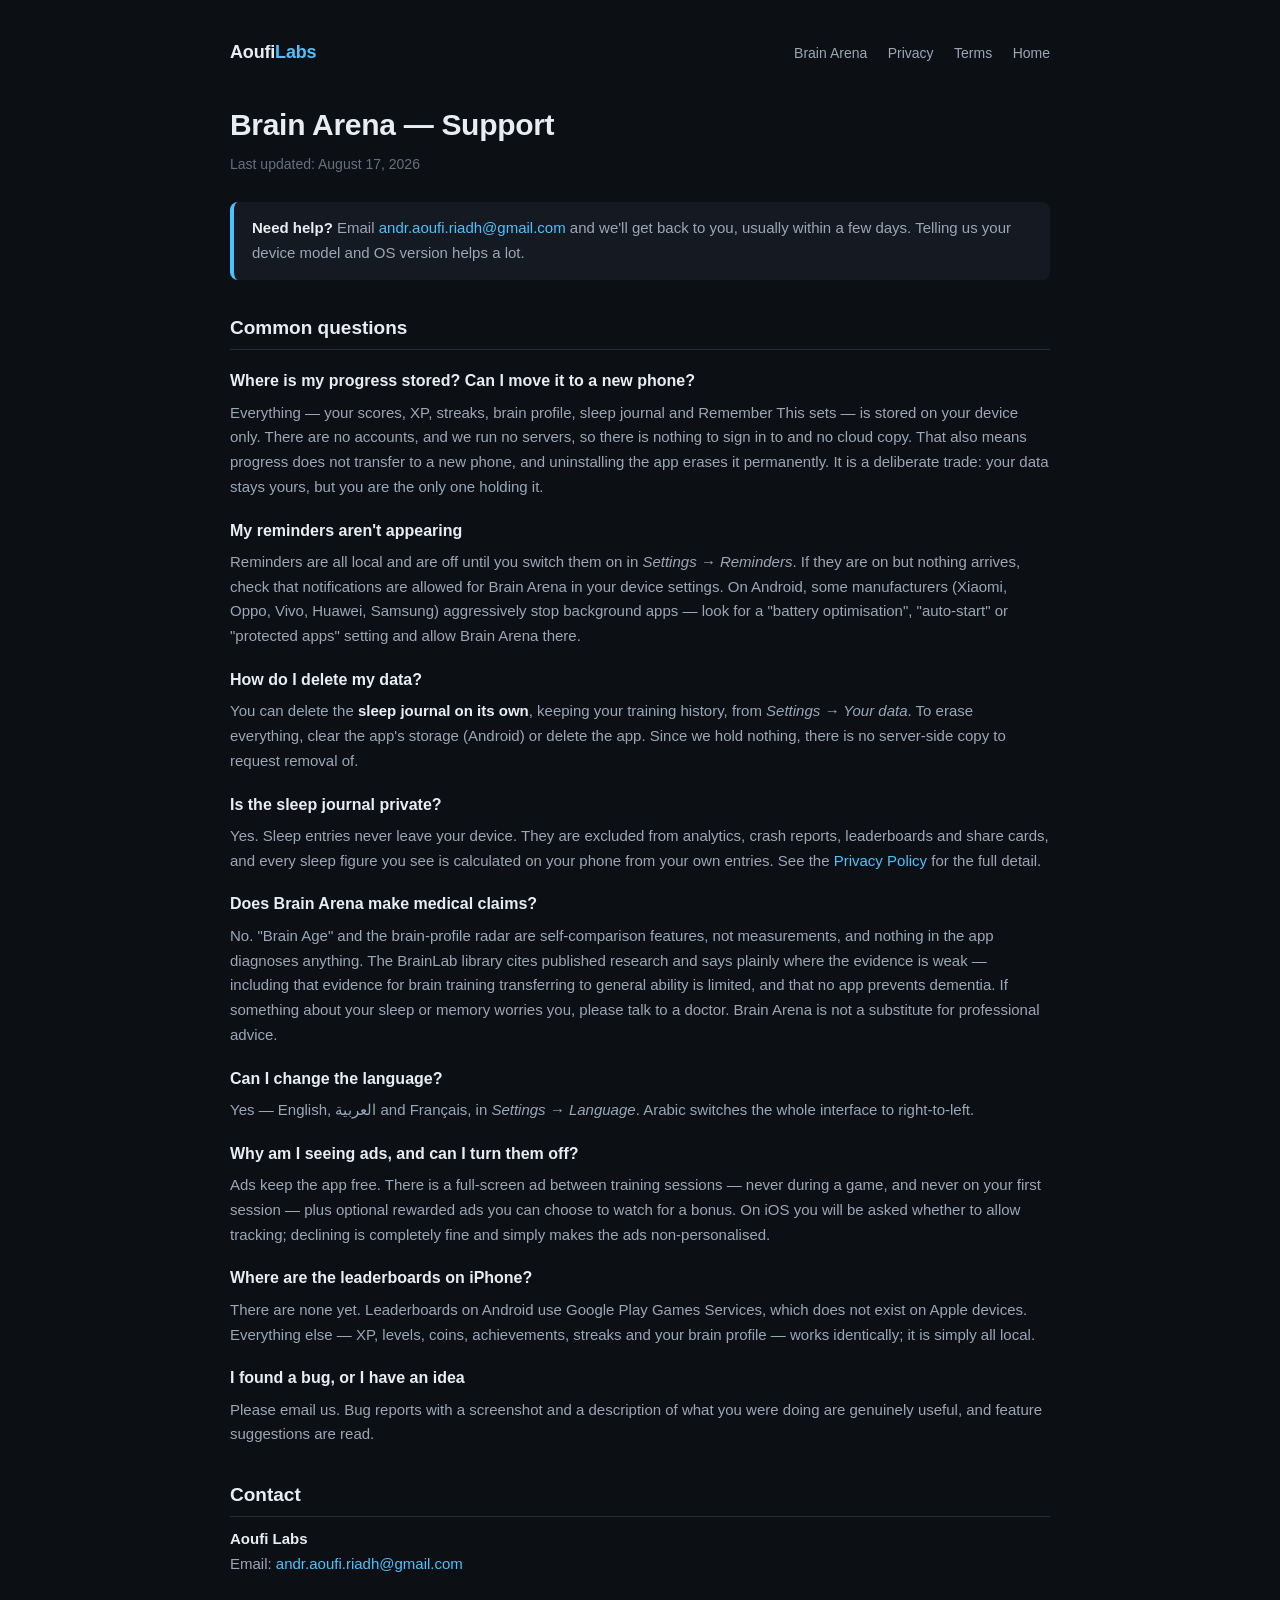
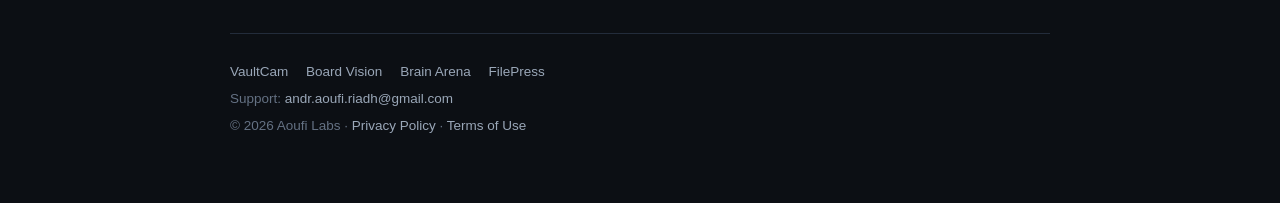
<file: brainarena/support.html>
<!DOCTYPE html>
<html lang="en">
<head>
  <meta charset="UTF-8">
  <meta name="viewport" content="width=device-width, initial-scale=1.0">
  <meta name="description" content="Brain Arena support — answers to common questions about progress, reminders, the sleep journal, languages and your data, plus how to reach us.">
  <title>Brain Arena — Support</title>
  <link rel="stylesheet" href="../style.css">
</head>
<body>
<div class="wrap policy">

  <header class="site-header">
    <div class="brand"><a href="../" style="color:inherit;text-decoration:none">Aoufi<span>Labs</span></a></div>
    <nav class="site-nav">
      <a href="index.html">Brain Arena</a>
      <a href="privacy.html">Privacy</a>
      <a href="terms.html">Terms</a>
      <a href="../">Home</a>
    </nav>
  </header>

  <h1>Brain Arena — Support</h1>
  <p class="updated">Last updated: August 17, 2026</p>

  <div class="callout">
    <strong>Need help?</strong> Email
    <a href="mailto:andr.aoufi.riadh@gmail.com">andr.aoufi.riadh@gmail.com</a>
    and we'll get back to you, usually within a few days. Telling us your device model
    and OS version helps a lot.
  </div>

  <h2>Common questions</h2>

  <h3>Where is my progress stored? Can I move it to a new phone?</h3>
  <p>Everything — your scores, XP, streaks, brain profile, sleep journal and Remember
  This sets — is stored on your device only. There are no accounts, and we run no
  servers, so there is nothing to sign in to and no cloud copy. That also means progress
  does not transfer to a new phone, and uninstalling the app erases it permanently. It is
  a deliberate trade: your data stays yours, but you are the only one holding it.</p>

  <h3>My reminders aren't appearing</h3>
  <p>Reminders are all local and are off until you switch them on in
  <em>Settings → Reminders</em>. If they are on but nothing arrives, check that
  notifications are allowed for Brain Arena in your device settings. On Android, some
  manufacturers (Xiaomi, Oppo, Vivo, Huawei, Samsung) aggressively stop background apps —
  look for a "battery optimisation", "auto-start" or "protected apps" setting and allow
  Brain Arena there.</p>

  <h3>How do I delete my data?</h3>
  <p>You can delete the <strong>sleep journal on its own</strong>, keeping your training
  history, from <em>Settings → Your data</em>. To erase everything, clear the app's
  storage (Android) or delete the app. Since we hold nothing, there is no server-side
  copy to request removal of.</p>

  <h3>Is the sleep journal private?</h3>
  <p>Yes. Sleep entries never leave your device. They are excluded from analytics, crash
  reports, leaderboards and share cards, and every sleep figure you see is calculated on
  your phone from your own entries. See the
  <a href="privacy.html">Privacy Policy</a> for the full detail.</p>

  <h3>Does Brain Arena make medical claims?</h3>
  <p>No. "Brain Age" and the brain-profile radar are self-comparison features, not
  measurements, and nothing in the app diagnoses anything. The BrainLab library cites
  published research and says plainly where the evidence is weak — including that
  evidence for brain training transferring to general ability is limited, and that no app
  prevents dementia. If something about your sleep or memory worries you, please talk to
  a doctor. Brain Arena is not a substitute for professional advice.</p>

  <h3>Can I change the language?</h3>
  <p>Yes — English, العربية and Français, in <em>Settings → Language</em>. Arabic
  switches the whole interface to right-to-left.</p>

  <h3>Why am I seeing ads, and can I turn them off?</h3>
  <p>Ads keep the app free. There is a full-screen ad between training sessions — never
  during a game, and never on your first session — plus optional rewarded ads you can
  choose to watch for a bonus. On iOS you will be asked whether to allow tracking;
  declining is completely fine and simply makes the ads non-personalised.</p>

  <h3>Where are the leaderboards on iPhone?</h3>
  <p>There are none yet. Leaderboards on Android use Google Play Games Services, which
  does not exist on Apple devices. Everything else — XP, levels, coins, achievements,
  streaks and your brain profile — works identically; it is simply all local.</p>

  <h3>I found a bug, or I have an idea</h3>
  <p>Please email us. Bug reports with a screenshot and a description of what you were
  doing are genuinely useful, and feature suggestions are read.</p>

  <h2>Contact</h2>
  <p><strong>Aoufi Labs</strong><br>
  Email: <a href="mailto:andr.aoufi.riadh@gmail.com">andr.aoufi.riadh@gmail.com</a></p>

  <footer class="site-footer">
    <div class="apps">
      <a href="../vaultcam/">VaultCam</a>
      <a href="../boardvision/">Board Vision</a>
      <a href="../brainarena/">Brain Arena</a>
      <a href="../filepress/">FilePress</a>
    </div>
    <div>Support: <a href="mailto:andr.aoufi.riadh@gmail.com">andr.aoufi.riadh@gmail.com</a></div>
    <div>© 2026 Aoufi Labs · <a href="privacy.html">Privacy Policy</a> · <a href="terms.html">Terms of Use</a></div>
  </footer>

</div>
</body>
</html>
</file>
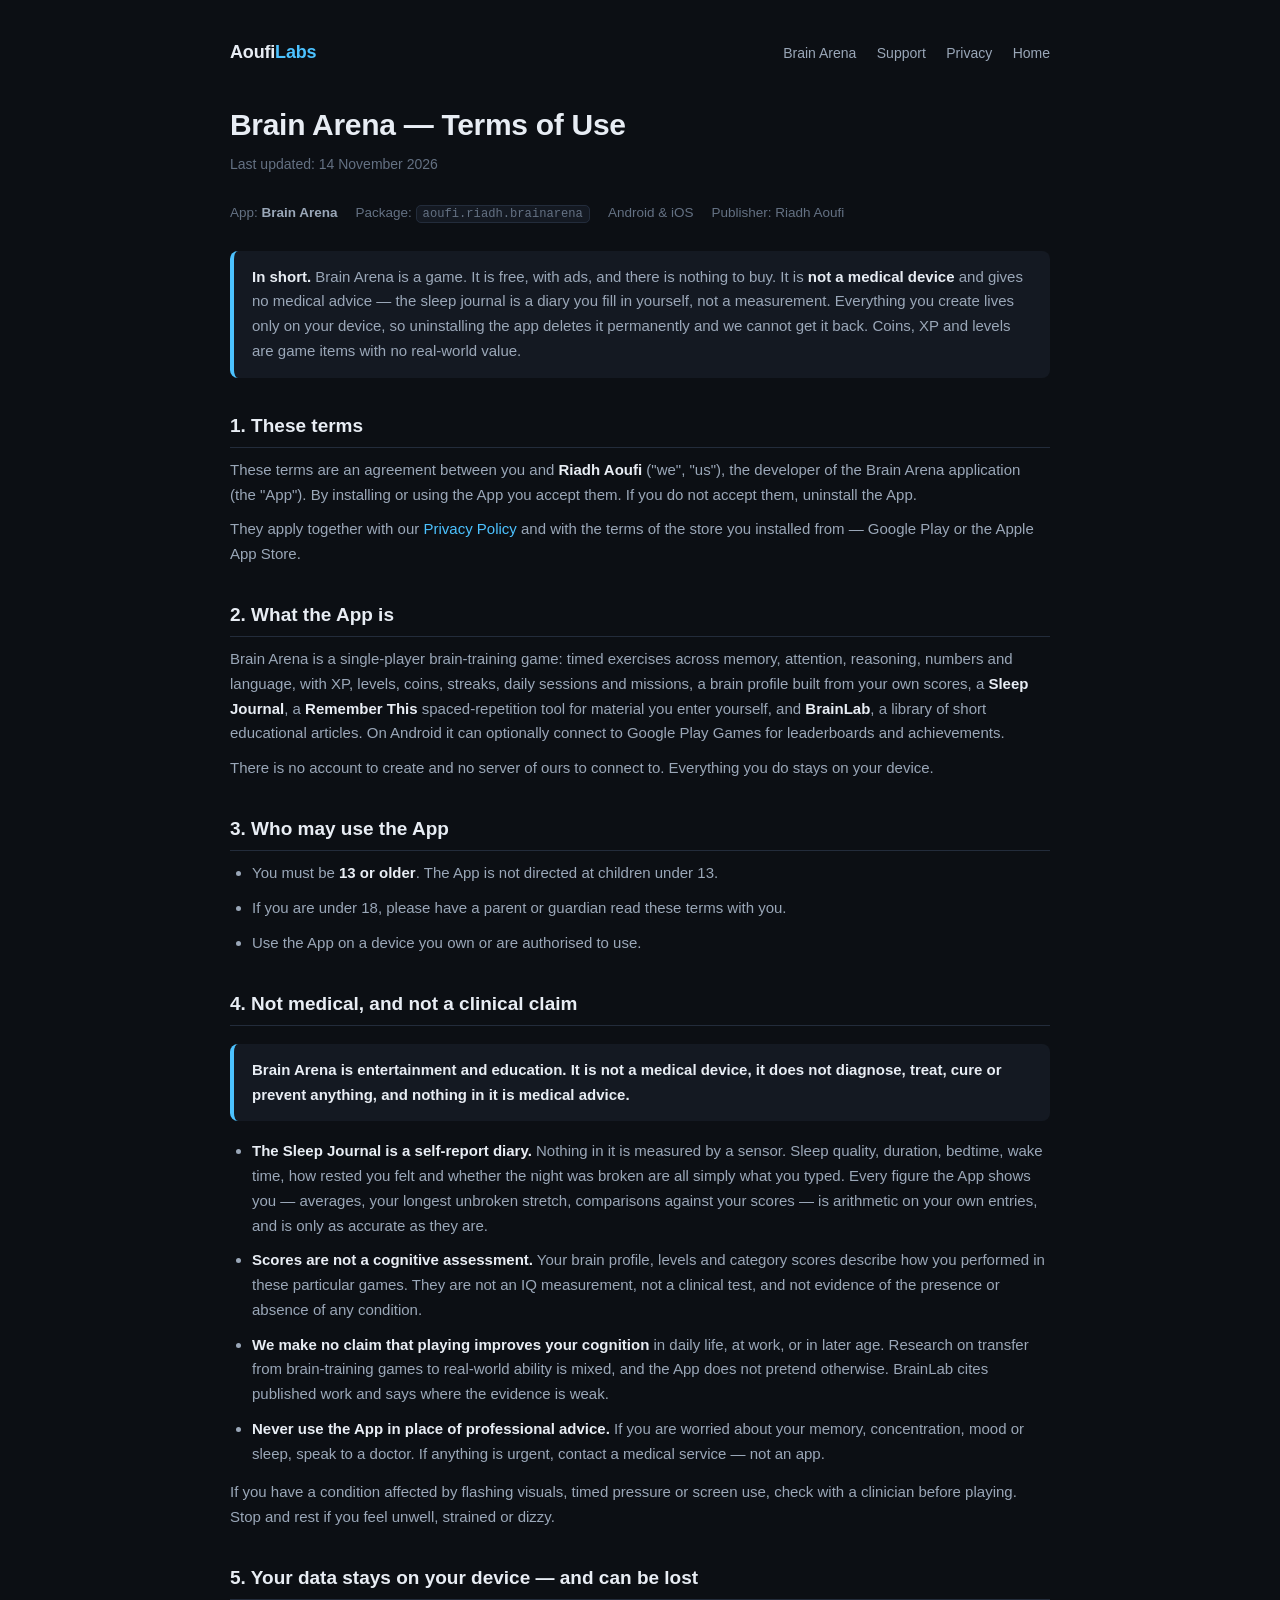
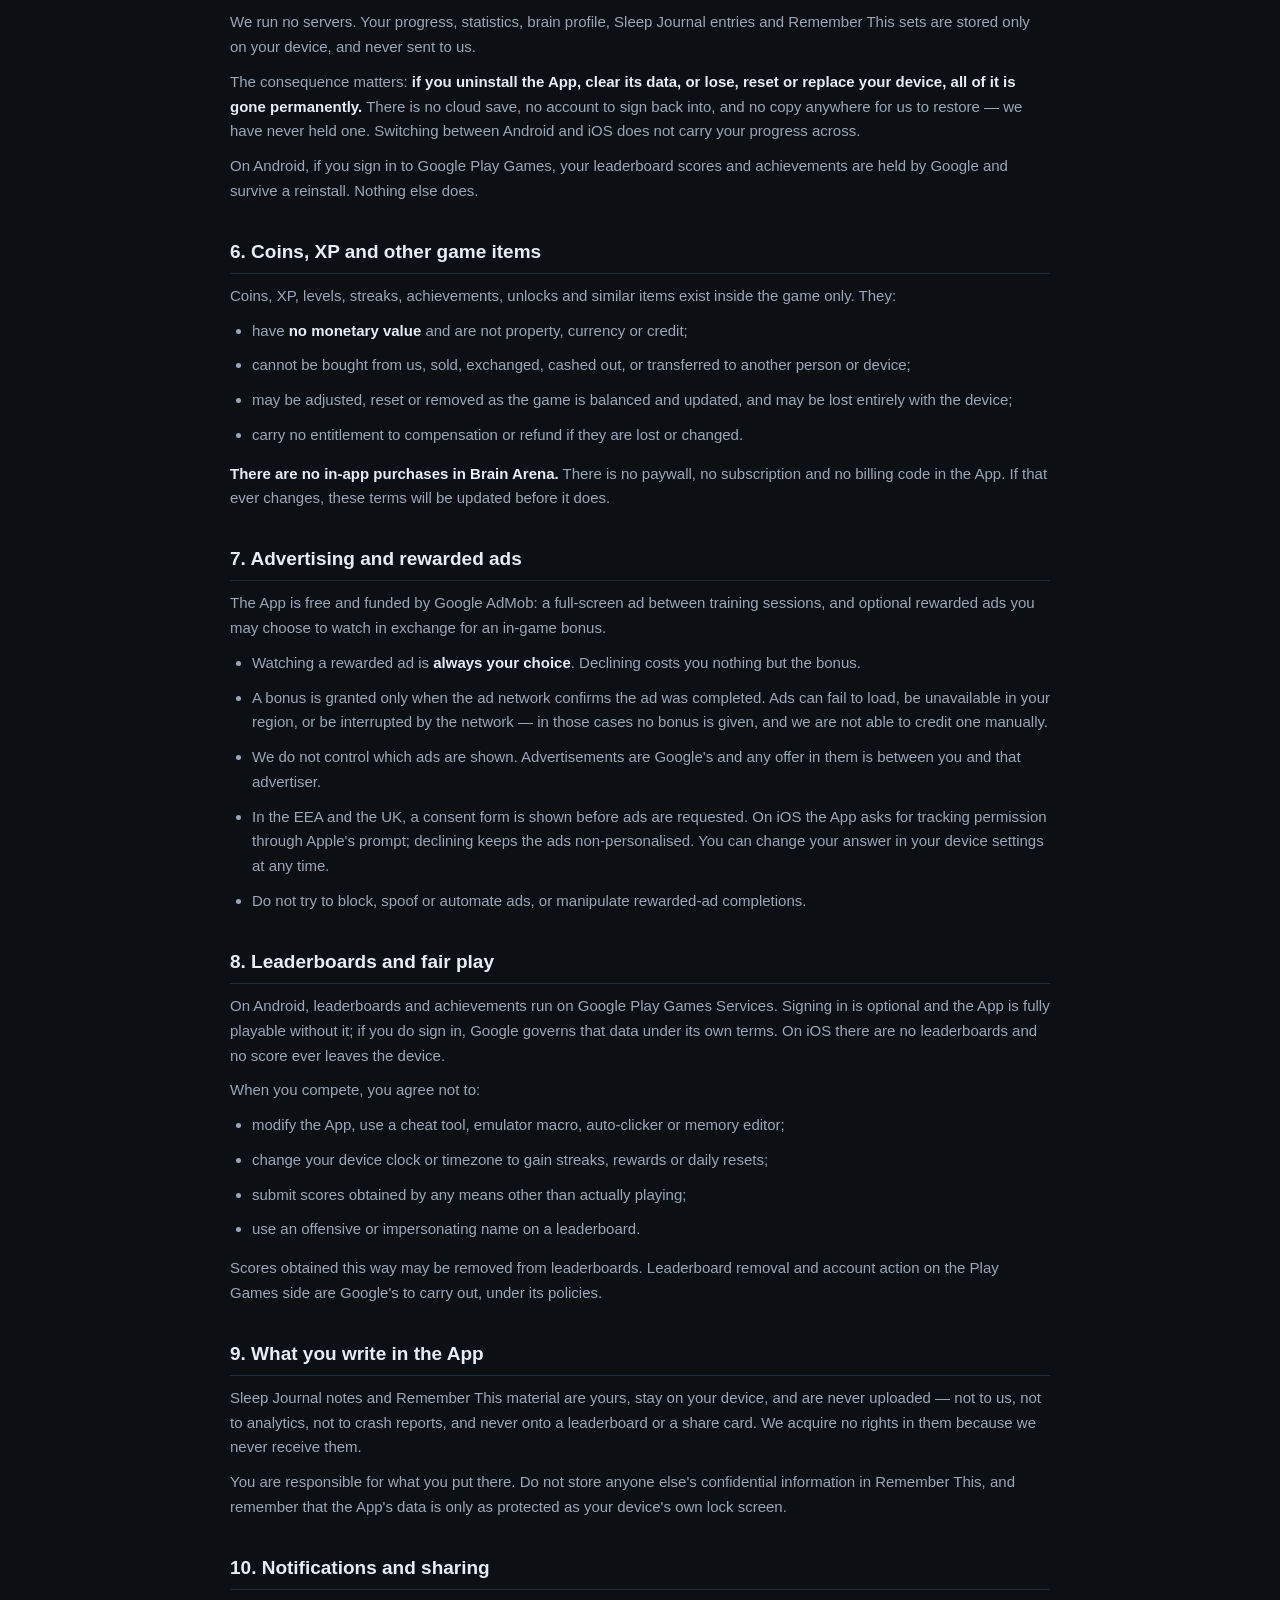
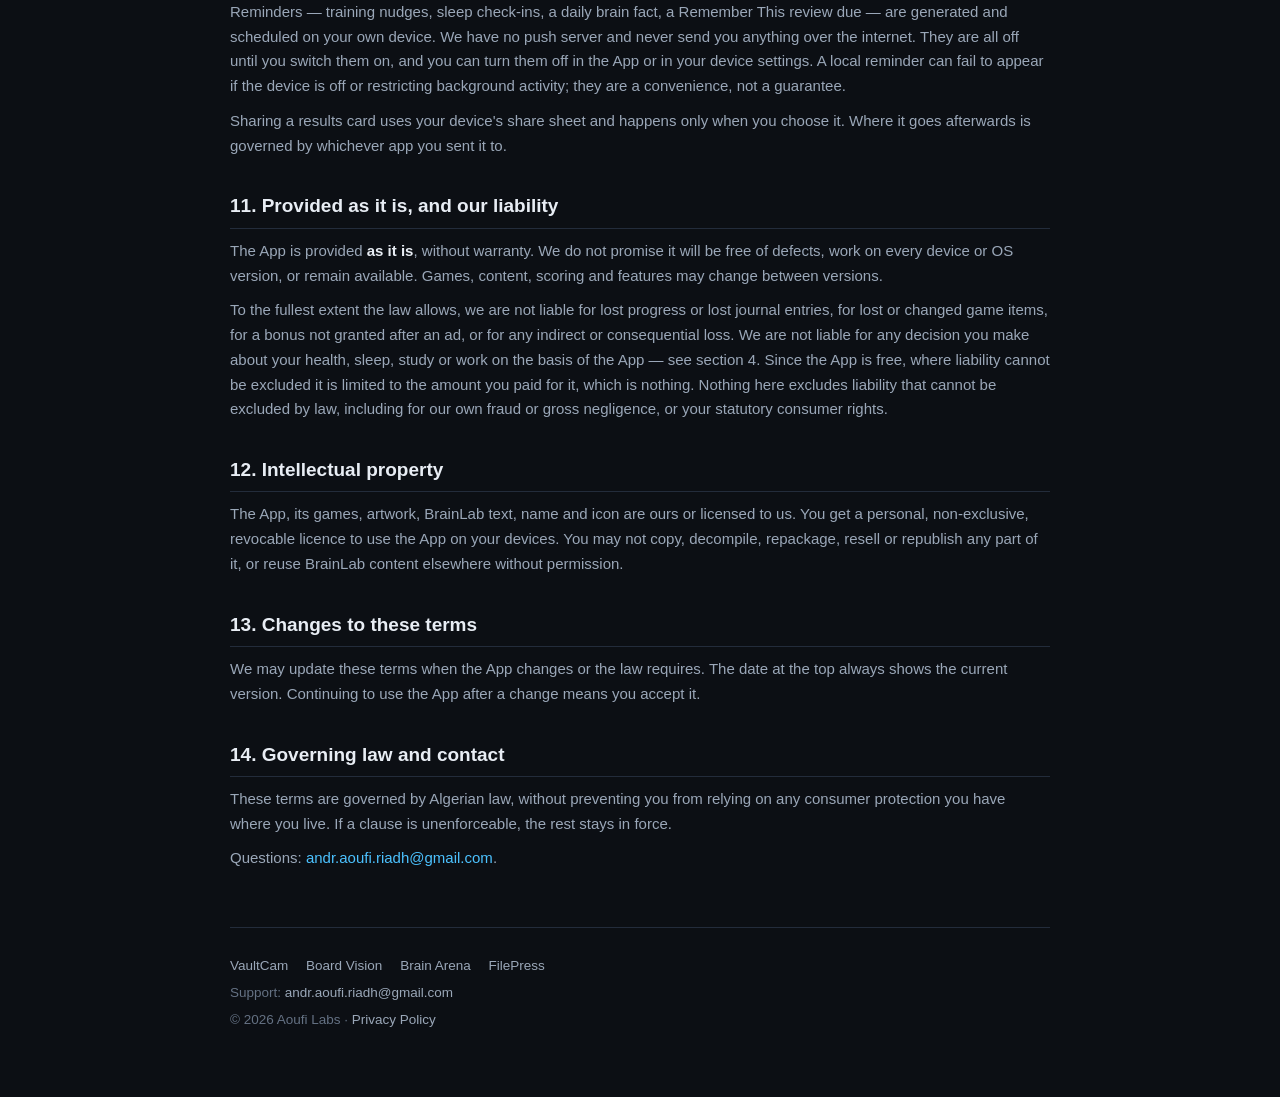
<file: brainarena/terms.html>
<!DOCTYPE html>
<html lang="en">
<head>
  <meta charset="UTF-8">
  <meta name="viewport" content="width=device-width, initial-scale=1.0">
  <meta name="description" content="Terms of use for Brain Arena, the brain-training game for Android and iOS.">
  <title>Brain Arena — Terms of Use</title>
  <link rel="stylesheet" href="../style.css">
  <style>
    /* Only what the shared sheet does not already define. */
    .policy code { background: var(--bg-2); border: 1px solid var(--border);
                    padding: 1px 6px; border-radius: 5px; font-size: .9em; }
    .docmeta { display: flex; flex-wrap: wrap; gap: 6px 18px;
                font-size: 13.5px; color: var(--text-3); margin: 0 0 26px; }
    .docmeta strong { color: var(--text-2); }
  </style>
</head>
<body>
<div class="wrap policy">

  <header class="site-header">
    <div class="brand"><a href="../" style="color:inherit;text-decoration:none">Aoufi<span>Labs</span></a></div>
    <nav class="site-nav">
      <a href="index.html">Brain Arena</a>
      <a href="support.html">Support</a>
      <a href="privacy.html">Privacy</a>
      <a href="../">Home</a>
    </nav>
  </header>

  <h1>Brain Arena — Terms of Use</h1>
  <p class="updated">Last updated: 14 November 2026</p>
  <div class="docmeta">
    <span>App: <strong>Brain Arena</strong></span>
    <span>Package: <code>aoufi.riadh.brainarena</code></span>
    <span>Android &amp; iOS</span>
    <span>Publisher: Riadh Aoufi</span>
  </div>

  <div class="callout">
    <strong>In short.</strong> Brain Arena is a game. It is free, with ads, and there is
    nothing to buy. It is <strong>not a medical device</strong> and gives no medical advice —
    the sleep journal is a diary you fill in yourself, not a measurement. Everything you
    create lives only on your device, so uninstalling the app deletes it permanently and we
    cannot get it back. Coins, XP and levels are game items with no real-world value.
  </div>

  <h2>1. These terms</h2>
  <p>
    These terms are an agreement between you and <strong>Riadh Aoufi</strong> ("we", "us"),
    the developer of the Brain Arena application (the "App"). By installing or using the App
    you accept them. If you do not accept them, uninstall the App.
  </p>
  <p>
    They apply together with our <a href="privacy.html">Privacy Policy</a> and
    with the terms of the store you installed from — Google Play or the Apple App Store.
  </p>

  <h2>2. What the App is</h2>
  <p>
    Brain Arena is a single-player brain-training game: timed exercises across memory,
    attention, reasoning, numbers and language, with XP, levels, coins, streaks, daily
    sessions and missions, a brain profile built from your own scores, a
    <strong>Sleep Journal</strong>, a <strong>Remember This</strong> spaced-repetition tool
    for material you enter yourself, and <strong>BrainLab</strong>, a library of short
    educational articles. On Android it can optionally connect to Google Play Games for
    leaderboards and achievements.
  </p>
  <p>
    There is no account to create and no server of ours to connect to. Everything you do
    stays on your device.
  </p>

  <h2>3. Who may use the App</h2>
  <ul>
    <li>You must be <strong>13 or older</strong>. The App is not directed at children under
      13.</li>
    <li>If you are under 18, please have a parent or guardian read these terms with you.</li>
    <li>Use the App on a device you own or are authorised to use.</li>
  </ul>

  <h2>4. Not medical, and not a clinical claim</h2>
  <div class="callout">
    <strong>Brain Arena is entertainment and education. It is not a medical device, it does
    not diagnose, treat, cure or prevent anything, and nothing in it is medical advice.</strong>
  </div>
  <ul>
    <li><strong>The Sleep Journal is a self-report diary.</strong> Nothing in it is measured
      by a sensor. Sleep quality, duration, bedtime, wake time, how rested you felt and
      whether the night was broken are all simply what you typed. Every figure the App shows
      you — averages, your longest unbroken stretch, comparisons against your scores — is
      arithmetic on your own entries, and is only as accurate as they are.</li>
    <li><strong>Scores are not a cognitive assessment.</strong> Your brain profile, levels
      and category scores describe how you performed in these particular games. They are not
      an IQ measurement, not a clinical test, and not evidence of the presence or absence of
      any condition.</li>
    <li><strong>We make no claim that playing improves your cognition</strong> in daily life,
      at work, or in later age. Research on transfer from brain-training games to real-world
      ability is mixed, and the App does not pretend otherwise. BrainLab cites published work
      and says where the evidence is weak.</li>
    <li><strong>Never use the App in place of professional advice.</strong> If you are
      worried about your memory, concentration, mood or sleep, speak to a doctor. If anything
      is urgent, contact a medical service — not an app.</li>
  </ul>
  <p>
    If you have a condition affected by flashing visuals, timed pressure or screen use, check
    with a clinician before playing. Stop and rest if you feel unwell, strained or dizzy.
  </p>

  <h2>5. Your data stays on your device — and can be lost</h2>
  <p>
    We run no servers. Your progress, statistics, brain profile, Sleep Journal entries and
    Remember This sets are stored only on your device, and never sent to us.
  </p>
  <p>
    The consequence matters: <strong>if you uninstall the App, clear its data, or lose,
    reset or replace your device, all of it is gone permanently.</strong> There is no cloud
    save, no account to sign back into, and no copy anywhere for us to restore — we have
    never held one. Switching between Android and iOS does not carry your progress across.
  </p>
  <p>
    On Android, if you sign in to Google Play Games, your leaderboard scores and achievements
    are held by Google and survive a reinstall. Nothing else does.
  </p>

  <h2>6. Coins, XP and other game items</h2>
  <p>
    Coins, XP, levels, streaks, achievements, unlocks and similar items exist inside the game
    only. They:
  </p>
  <ul>
    <li>have <strong>no monetary value</strong> and are not property, currency or credit;</li>
    <li>cannot be bought from us, sold, exchanged, cashed out, or transferred to another
      person or device;</li>
    <li>may be adjusted, reset or removed as the game is balanced and updated, and may be
      lost entirely with the device;</li>
    <li>carry no entitlement to compensation or refund if they are lost or changed.</li>
  </ul>
  <p>
    <strong>There are no in-app purchases in Brain Arena.</strong> There is no paywall, no
    subscription and no billing code in the App. If that ever changes, these terms will be
    updated before it does.
  </p>

  <h2>7. Advertising and rewarded ads</h2>
  <p>
    The App is free and funded by Google AdMob: a full-screen ad between training sessions,
    and optional rewarded ads you may choose to watch in exchange for an in-game bonus.
  </p>
  <ul>
    <li>Watching a rewarded ad is <strong>always your choice</strong>. Declining costs you
      nothing but the bonus.</li>
    <li>A bonus is granted only when the ad network confirms the ad was completed. Ads can
      fail to load, be unavailable in your region, or be interrupted by the network — in
      those cases no bonus is given, and we are not able to credit one manually.</li>
    <li>We do not control which ads are shown. Advertisements are Google's and any offer in
      them is between you and that advertiser.</li>
    <li>In the EEA and the UK, a consent form is shown before ads are requested. On iOS the
      App asks for tracking permission through Apple's prompt; declining keeps the ads
      non-personalised. You can change your answer in your device settings at any time.</li>
    <li>Do not try to block, spoof or automate ads, or manipulate rewarded-ad completions.</li>
  </ul>

  <h2>8. Leaderboards and fair play</h2>
  <p>
    On Android, leaderboards and achievements run on Google Play Games Services. Signing in
    is optional and the App is fully playable without it; if you do sign in, Google governs
    that data under its own terms. On iOS there are no leaderboards and no score ever leaves
    the device.
  </p>
  <p>When you compete, you agree not to:</p>
  <ul>
    <li>modify the App, use a cheat tool, emulator macro, auto-clicker or memory editor;</li>
    <li>change your device clock or timezone to gain streaks, rewards or daily resets;</li>
    <li>submit scores obtained by any means other than actually playing;</li>
    <li>use an offensive or impersonating name on a leaderboard.</li>
  </ul>
  <p>
    Scores obtained this way may be removed from leaderboards. Leaderboard removal and
    account action on the Play Games side are Google's to carry out, under its policies.
  </p>

  <h2>9. What you write in the App</h2>
  <p>
    Sleep Journal notes and Remember This material are yours, stay on your device, and are
    never uploaded — not to us, not to analytics, not to crash reports, and never onto a
    leaderboard or a share card. We acquire no rights in them because we never receive them.
  </p>
  <p>
    You are responsible for what you put there. Do not store anyone else's confidential
    information in Remember This, and remember that the App's data is only as protected as
    your device's own lock screen.
  </p>

  <h2>10. Notifications and sharing</h2>
  <p>
    Reminders — training nudges, sleep check-ins, a daily brain fact, a Remember This review
    due — are generated and scheduled on your own device. We have no push server and never
    send you anything over the internet. They are all off until you switch them on, and you
    can turn them off in the App or in your device settings. A local reminder can fail to
    appear if the device is off or restricting background activity; they are a convenience,
    not a guarantee.
  </p>
  <p>
    Sharing a results card uses your device's share sheet and happens only when you choose
    it. Where it goes afterwards is governed by whichever app you sent it to.
  </p>

  <h2>11. Provided as it is, and our liability</h2>
  <p>
    The App is provided <strong>as it is</strong>, without warranty. We do not promise it
    will be free of defects, work on every device or OS version, or remain available. Games,
    content, scoring and features may change between versions.
  </p>
  <p>
    To the fullest extent the law allows, we are not liable for lost progress or lost journal
    entries, for lost or changed game items, for a bonus not granted after an ad, or for any
    indirect or consequential loss. We are not liable for any decision you make about your
    health, sleep, study or work on the basis of the App — see section 4. Since the App is
    free, where liability cannot be excluded it is limited to the amount you paid for it,
    which is nothing. Nothing here excludes liability that cannot be excluded by law,
    including for our own fraud or gross negligence, or your statutory consumer rights.
  </p>

  <h2>12. Intellectual property</h2>
  <p>
    The App, its games, artwork, BrainLab text, name and icon are ours or licensed to us.
    You get a personal, non-exclusive, revocable licence to use the App on your devices. You
    may not copy, decompile, repackage, resell or republish any part of it, or reuse BrainLab
    content elsewhere without permission.
  </p>

  <h2>13. Changes to these terms</h2>
  <p>
    We may update these terms when the App changes or the law requires. The date at the top
    always shows the current version. Continuing to use the App after a change means you
    accept it.
  </p>

  <h2>14. Governing law and contact</h2>
  <p>
    These terms are governed by Algerian law, without preventing you from relying on any
    consumer protection you have where you live. If a clause is unenforceable, the rest
    stays in force.
  </p>
  <p>
    Questions: <a href="mailto:andr.aoufi.riadh@gmail.com">andr.aoufi.riadh@gmail.com</a>.
  </p>


  <footer class="site-footer">
    <div class="apps">
      <a href="../vaultcam/">VaultCam</a>
      <a href="../boardvision/">Board Vision</a>
      <a href="../brainarena/">Brain Arena</a>
      <a href="../filepress/">FilePress</a>
    </div>
    <div>Support: <a href="mailto:andr.aoufi.riadh@gmail.com">andr.aoufi.riadh@gmail.com</a></div>
    <div>© 2026 Aoufi Labs · <a href="privacy.html">Privacy Policy</a></div>
  </footer>

</div>
</body>
</html>
</file>
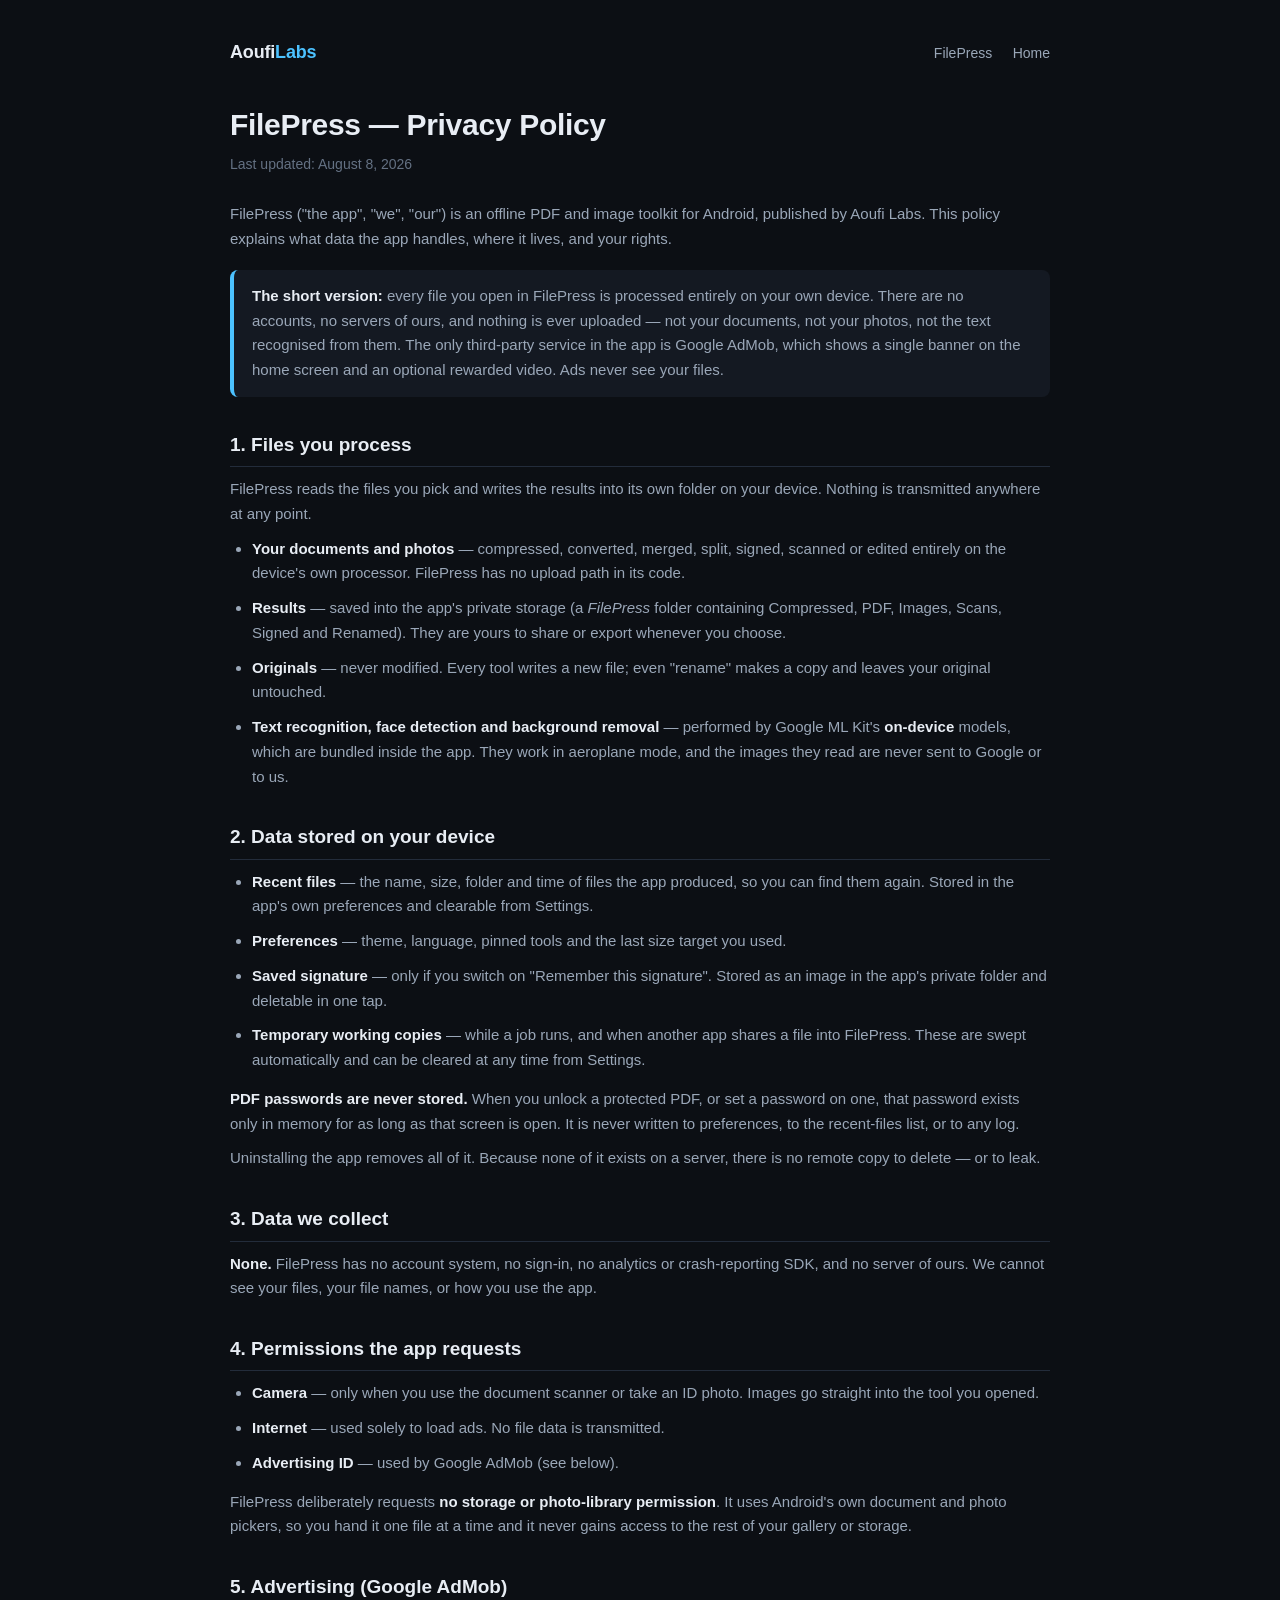
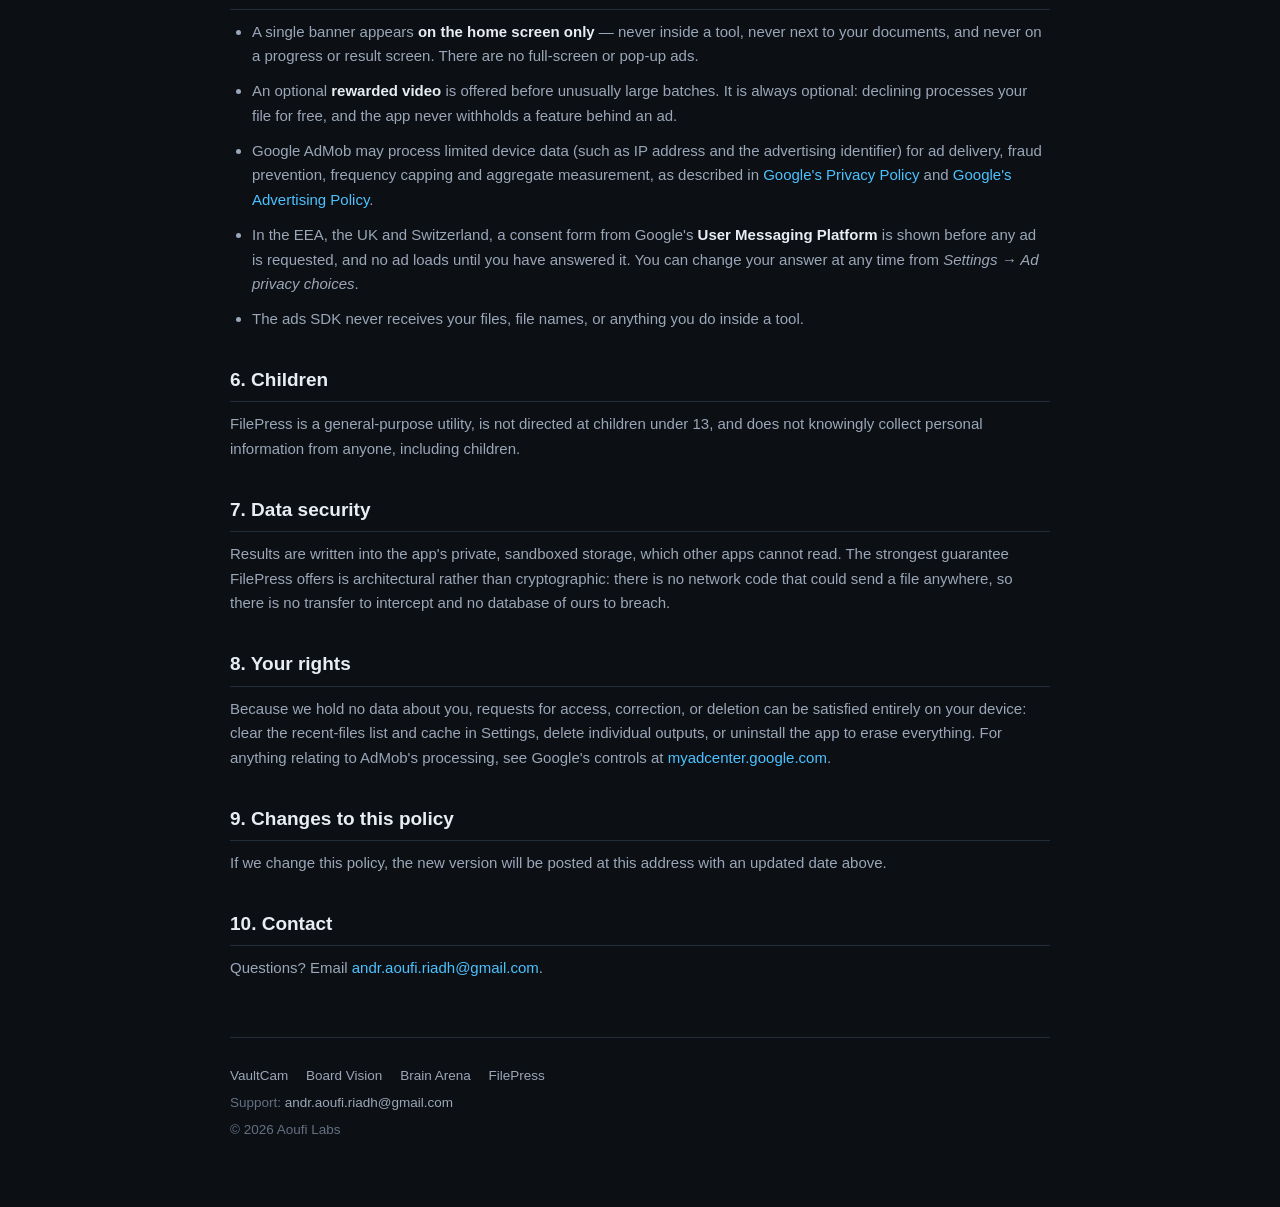
<file: filepress/privacy.html>
<!DOCTYPE html>
<html lang="en">
<head>
  <meta charset="UTF-8">
  <meta name="viewport" content="width=device-width, initial-scale=1.0">
  <meta name="description" content="Privacy policy for FilePress — an offline PDF and image toolkit for Android. No accounts, no uploads, no watermarks.">
  <title>FilePress — Privacy Policy</title>
  <link rel="stylesheet" href="../style.css">
</head>
<body>
<div class="wrap policy">

  <header class="site-header">
    <div class="brand"><a href="../" style="color:inherit;text-decoration:none">Aoufi<span>Labs</span></a></div>
    <nav class="site-nav">
      <a href="index.html">FilePress</a>
      <a href="../">Home</a>
    </nav>
  </header>

  <h1>FilePress — Privacy Policy</h1>
  <p class="updated">Last updated: August 8, 2026</p>

  <p>FilePress ("the app", "we", "our") is an offline PDF and image toolkit for Android,
  published by Aoufi Labs. This policy explains what data the app handles, where it
  lives, and your rights.</p>

  <div class="callout">
    <strong>The short version:</strong> every file you open in FilePress is processed
    entirely on your own device. There are no accounts, no servers of ours, and nothing
    is ever uploaded — not your documents, not your photos, not the text recognised from
    them. The only third-party service in the app is Google AdMob, which shows a single
    banner on the home screen and an optional rewarded video. Ads never see your files.
  </div>

  <h2>1. Files you process</h2>
  <p>FilePress reads the files you pick and writes the results into its own folder on
  your device. Nothing is transmitted anywhere at any point.</p>
  <ul>
    <li><strong>Your documents and photos</strong> — compressed, converted, merged,
    split, signed, scanned or edited entirely on the device's own processor. FilePress
    has no upload path in its code.</li>
    <li><strong>Results</strong> — saved into the app's private storage (a
    <em>FilePress</em> folder containing Compressed, PDF, Images, Scans, Signed and
    Renamed). They are yours to share or export whenever you choose.</li>
    <li><strong>Originals</strong> — never modified. Every tool writes a new file;
    even "rename" makes a copy and leaves your original untouched.</li>
    <li><strong>Text recognition, face detection and background removal</strong> —
    performed by Google ML Kit's <strong>on-device</strong> models, which are bundled
    inside the app. They work in aeroplane mode, and the images they read are never
    sent to Google or to us.</li>
  </ul>

  <h2>2. Data stored on your device</h2>
  <ul>
    <li><strong>Recent files</strong> — the name, size, folder and time of files the app
    produced, so you can find them again. Stored in the app's own preferences and
    clearable from Settings.</li>
    <li><strong>Preferences</strong> — theme, language, pinned tools and the last size
    target you used.</li>
    <li><strong>Saved signature</strong> — only if you switch on "Remember this
    signature". Stored as an image in the app's private folder and deletable in one tap.</li>
    <li><strong>Temporary working copies</strong> — while a job runs, and when another
    app shares a file into FilePress. These are swept automatically and can be cleared
    at any time from Settings.</li>
  </ul>
  <p><strong>PDF passwords are never stored.</strong> When you unlock a protected PDF, or
  set a password on one, that password exists only in memory for as long as that screen
  is open. It is never written to preferences, to the recent-files list, or to any log.</p>
  <p>Uninstalling the app removes all of it. Because none of it exists on a server, there
  is no remote copy to delete — or to leak.</p>

  <h2>3. Data we collect</h2>
  <p><strong>None.</strong> FilePress has no account system, no sign-in, no analytics or
  crash-reporting SDK, and no server of ours. We cannot see your files, your file names,
  or how you use the app.</p>

  <h2>4. Permissions the app requests</h2>
  <ul>
    <li><strong>Camera</strong> — only when you use the document scanner or take an ID
    photo. Images go straight into the tool you opened.</li>
    <li><strong>Internet</strong> — used solely to load ads. No file data is transmitted.</li>
    <li><strong>Advertising ID</strong> — used by Google AdMob (see below).</li>
  </ul>
  <p>FilePress deliberately requests <strong>no storage or photo-library permission</strong>.
  It uses Android's own document and photo pickers, so you hand it one file at a time
  and it never gains access to the rest of your gallery or storage.</p>

  <h2>5. Advertising (Google AdMob)</h2>
  <ul>
    <li>A single banner appears <strong>on the home screen only</strong> — never inside a
    tool, never next to your documents, and never on a progress or result screen. There
    are no full-screen or pop-up ads.</li>
    <li>An optional <strong>rewarded video</strong> is offered before unusually large
    batches. It is always optional: declining processes your file for free, and the app
    never withholds a feature behind an ad.</li>
    <li>Google AdMob may process limited device data (such as IP address and the
    advertising identifier) for ad delivery, fraud prevention, frequency capping and
    aggregate measurement, as described in
    <a href="https://policies.google.com/privacy">Google's Privacy Policy</a> and
    <a href="https://policies.google.com/technologies/ads">Google's Advertising Policy</a>.</li>
    <li>In the EEA, the UK and Switzerland, a consent form from Google's
    <strong>User Messaging Platform</strong> is shown before any ad is requested, and no
    ad loads until you have answered it. You can change your answer at any time from
    <em>Settings → Ad privacy choices</em>.</li>
    <li>The ads SDK never receives your files, file names, or anything you do inside a
    tool.</li>
  </ul>

  <h2>6. Children</h2>
  <p>FilePress is a general-purpose utility, is not directed at children under 13, and
  does not knowingly collect personal information from anyone, including children.</p>

  <h2>7. Data security</h2>
  <p>Results are written into the app's private, sandboxed storage, which other apps
  cannot read. The strongest guarantee FilePress offers is architectural rather than
  cryptographic: there is no network code that could send a file anywhere, so there is
  no transfer to intercept and no database of ours to breach.</p>

  <h2>8. Your rights</h2>
  <p>Because we hold no data about you, requests for access, correction, or deletion can
  be satisfied entirely on your device: clear the recent-files list and cache in
  Settings, delete individual outputs, or uninstall the app to erase everything. For
  anything relating to AdMob's processing, see Google's controls at
  <a href="https://myadcenter.google.com">myadcenter.google.com</a>.</p>

  <h2>9. Changes to this policy</h2>
  <p>If we change this policy, the new version will be posted at this address with an
  updated date above.</p>

  <h2>10. Contact</h2>
  <p>Questions? Email <a href="mailto:andr.aoufi.riadh@gmail.com">andr.aoufi.riadh@gmail.com</a>.</p>

  <footer class="site-footer">
    <div class="apps">
      <a href="../vaultcam/">VaultCam</a>
      <a href="../boardvision/">Board Vision</a>
      <a href="../brainarena/">Brain Arena</a>
      <a href="../filepress/">FilePress</a>
    </div>
    <div>Support: <a href="mailto:andr.aoufi.riadh@gmail.com">andr.aoufi.riadh@gmail.com</a></div>
    <div>© 2026 Aoufi Labs</div>
  </footer>

</div>
</body>
</html>
</file>
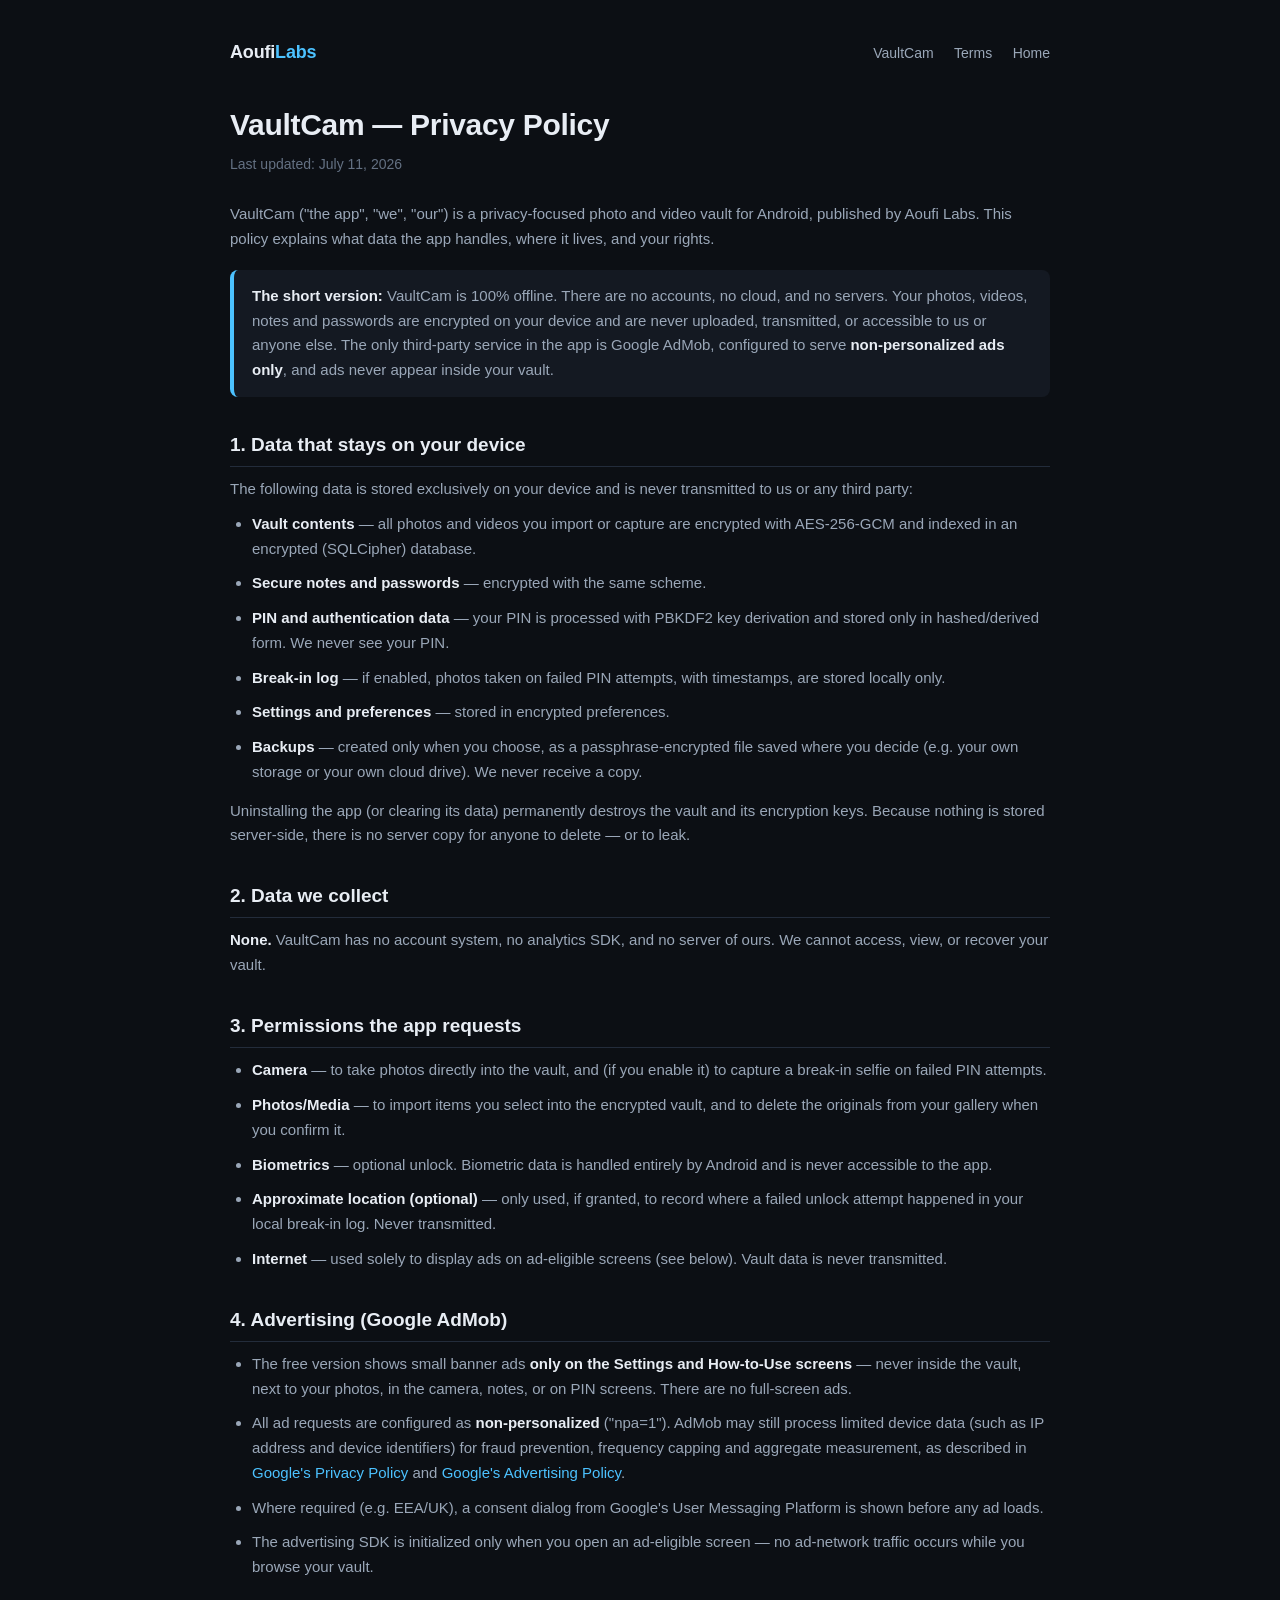
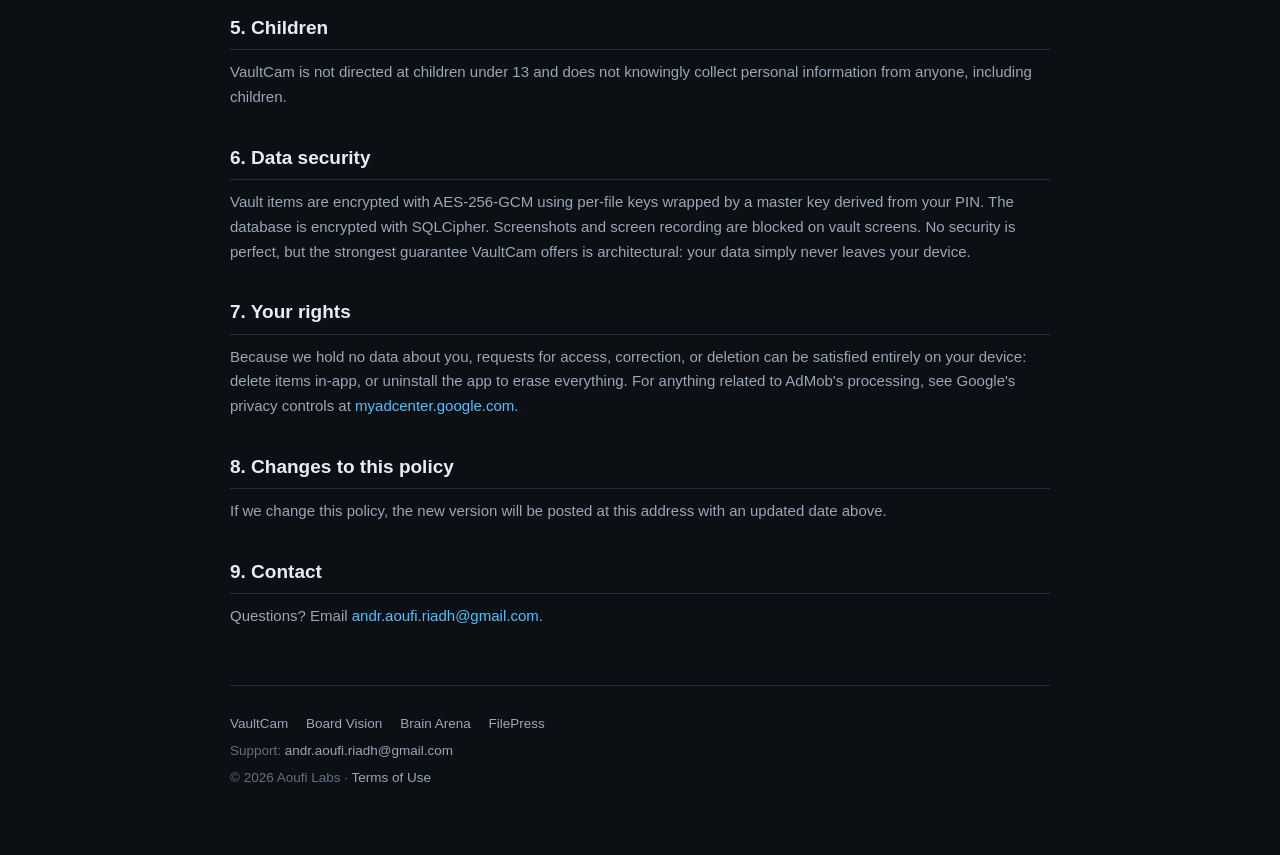
<file: vaultcam/privacy.html>
<!DOCTYPE html>
<html lang="en">
<head>
  <meta charset="UTF-8">
  <meta name="viewport" content="width=device-width, initial-scale=1.0">
  <title>VaultCam — Privacy Policy</title>
  <link rel="stylesheet" href="../style.css">
</head>
<body>
<div class="wrap policy">

  <header class="site-header">
    <div class="brand"><a href="../" style="color:inherit;text-decoration:none">Aoufi<span>Labs</span></a></div>
    <nav class="site-nav">
      <a href="index.html">VaultCam</a>
      <a href="terms.html">Terms</a>
      <a href="../">Home</a>
    </nav>
  </header>

  <h1>VaultCam — Privacy Policy</h1>
  <p class="updated">Last updated: July 11, 2026</p>

  <p>VaultCam ("the app", "we", "our") is a privacy-focused photo and video vault for
  Android, published by Aoufi Labs. This policy explains what data the app handles,
  where it lives, and your rights.</p>

  <div class="callout">
    <strong>The short version:</strong> VaultCam is 100% offline. There are no accounts,
    no cloud, and no servers. Your photos, videos, notes and passwords are encrypted on
    your device and are never uploaded, transmitted, or accessible to us or anyone else.
    The only third-party service in the app is Google AdMob, configured to serve
    <strong>non-personalized ads only</strong>, and ads never appear inside your vault.
  </div>

  <h2>1. Data that stays on your device</h2>
  <p>The following data is stored exclusively on your device and is never transmitted
  to us or any third party:</p>
  <ul>
    <li><strong>Vault contents</strong> — all photos and videos you import or capture are
    encrypted with AES-256-GCM and indexed in an encrypted (SQLCipher) database.</li>
    <li><strong>Secure notes and passwords</strong> — encrypted with the same scheme.</li>
    <li><strong>PIN and authentication data</strong> — your PIN is processed with PBKDF2
    key derivation and stored only in hashed/derived form. We never see your PIN.</li>
    <li><strong>Break-in log</strong> — if enabled, photos taken on failed PIN attempts,
    with timestamps, are stored locally only.</li>
    <li><strong>Settings and preferences</strong> — stored in encrypted preferences.</li>
    <li><strong>Backups</strong> — created only when you choose, as a passphrase-encrypted
    file saved where you decide (e.g. your own storage or your own cloud drive).
    We never receive a copy.</li>
  </ul>
  <p>Uninstalling the app (or clearing its data) permanently destroys the vault and its
  encryption keys. Because nothing is stored server-side, there is no server copy for
  anyone to delete — or to leak.</p>

  <h2>2. Data we collect</h2>
  <p><strong>None.</strong> VaultCam has no account system, no analytics SDK, and no
  server of ours. We cannot access, view, or recover your vault.</p>

  <h2>3. Permissions the app requests</h2>
  <ul>
    <li><strong>Camera</strong> — to take photos directly into the vault, and (if you
    enable it) to capture a break-in selfie on failed PIN attempts.</li>
    <li><strong>Photos/Media</strong> — to import items you select into the encrypted vault,
    and to delete the originals from your gallery when you confirm it.</li>
    <li><strong>Biometrics</strong> — optional unlock. Biometric data is handled entirely by
    Android and is never accessible to the app.</li>
    <li><strong>Approximate location (optional)</strong> — only used, if granted, to record
    where a failed unlock attempt happened in your local break-in log. Never transmitted.</li>
    <li><strong>Internet</strong> — used solely to display ads on ad-eligible screens
    (see below). Vault data is never transmitted.</li>
  </ul>

  <h2>4. Advertising (Google AdMob)</h2>
  <ul>
    <li>The free version shows small banner ads <strong>only on the Settings and
    How-to-Use screens</strong> — never inside the vault, next to your photos, in the
    camera, notes, or on PIN screens. There are no full-screen ads.</li>
    <li>All ad requests are configured as <strong>non-personalized</strong> ("npa=1").
    AdMob may still process limited device data (such as IP address and device
    identifiers) for fraud prevention, frequency capping and aggregate measurement, as
    described in <a href="https://policies.google.com/privacy">Google's Privacy Policy</a>
    and <a href="https://policies.google.com/technologies/ads">Google's Advertising
    Policy</a>.</li>
    <li>Where required (e.g. EEA/UK), a consent dialog from Google's User Messaging
    Platform is shown before any ad loads.</li>
    <li>The advertising SDK is initialized only when you open an ad-eligible screen —
    no ad-network traffic occurs while you browse your vault.</li>
  </ul>

  <h2>5. Children</h2>
  <p>VaultCam is not directed at children under 13 and does not knowingly collect
  personal information from anyone, including children.</p>

  <h2>6. Data security</h2>
  <p>Vault items are encrypted with AES-256-GCM using per-file keys wrapped by a master
  key derived from your PIN. The database is encrypted with SQLCipher. Screenshots and
  screen recording are blocked on vault screens. No security is perfect, but the
  strongest guarantee VaultCam offers is architectural: your data simply never leaves
  your device.</p>

  <h2>7. Your rights</h2>
  <p>Because we hold no data about you, requests for access, correction, or deletion
  can be satisfied entirely on your device: delete items in-app, or uninstall the app
  to erase everything. For anything related to AdMob's processing, see Google's privacy
  controls at <a href="https://myadcenter.google.com">myadcenter.google.com</a>.</p>

  <h2>8. Changes to this policy</h2>
  <p>If we change this policy, the new version will be posted at this address with an
  updated date above.</p>

  <h2>9. Contact</h2>
  <p>Questions? Email <a href="mailto:andr.aoufi.riadh@gmail.com">andr.aoufi.riadh@gmail.com</a>.</p>

  <footer class="site-footer">
    <div class="apps">
      <a href="../vaultcam/">VaultCam</a>
      <a href="../boardvision/">Board Vision</a>
      <a href="../brainarena/">Brain Arena</a>
      <a href="../filepress/">FilePress</a>
    </div>
    <div>Support: <a href="mailto:andr.aoufi.riadh@gmail.com">andr.aoufi.riadh@gmail.com</a></div>
    <div>© 2026 Aoufi Labs · <a href="terms.html">Terms of Use</a></div>
  </footer>

</div>
</body>
</html>
</file>
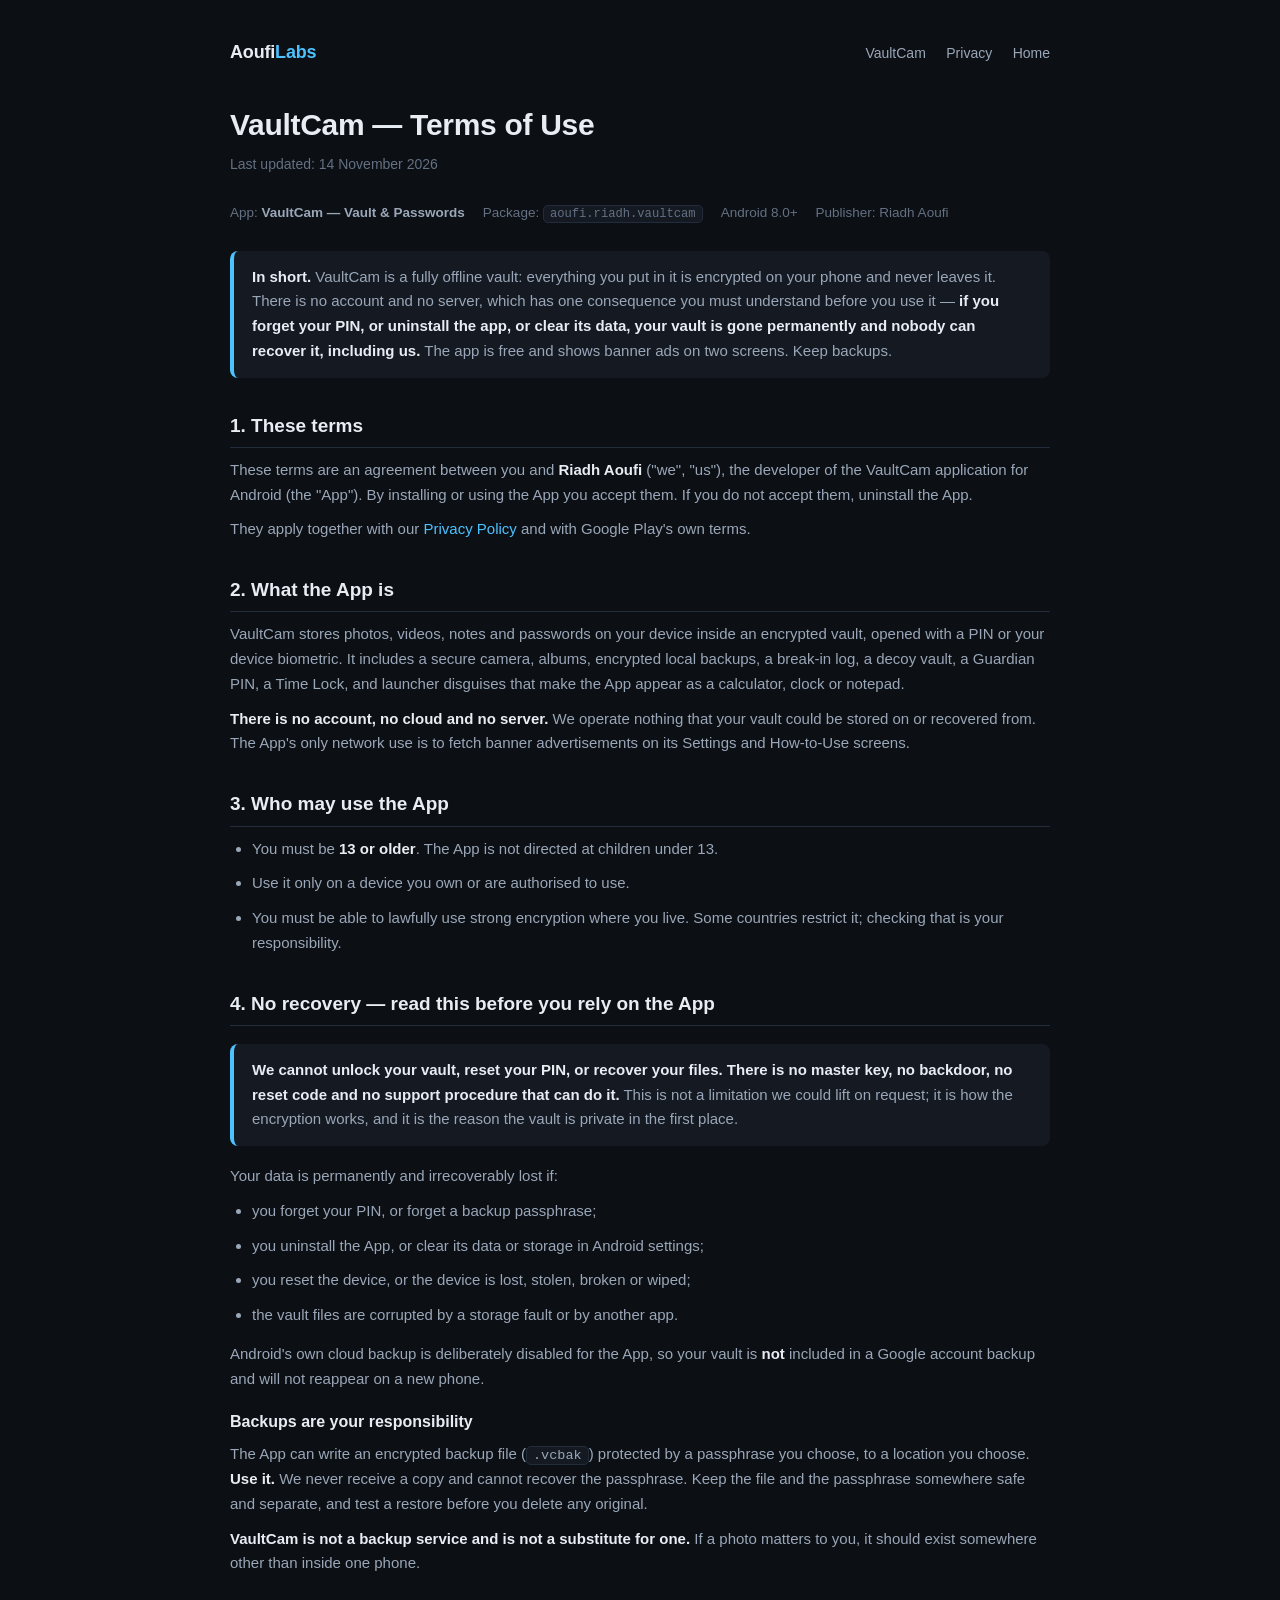
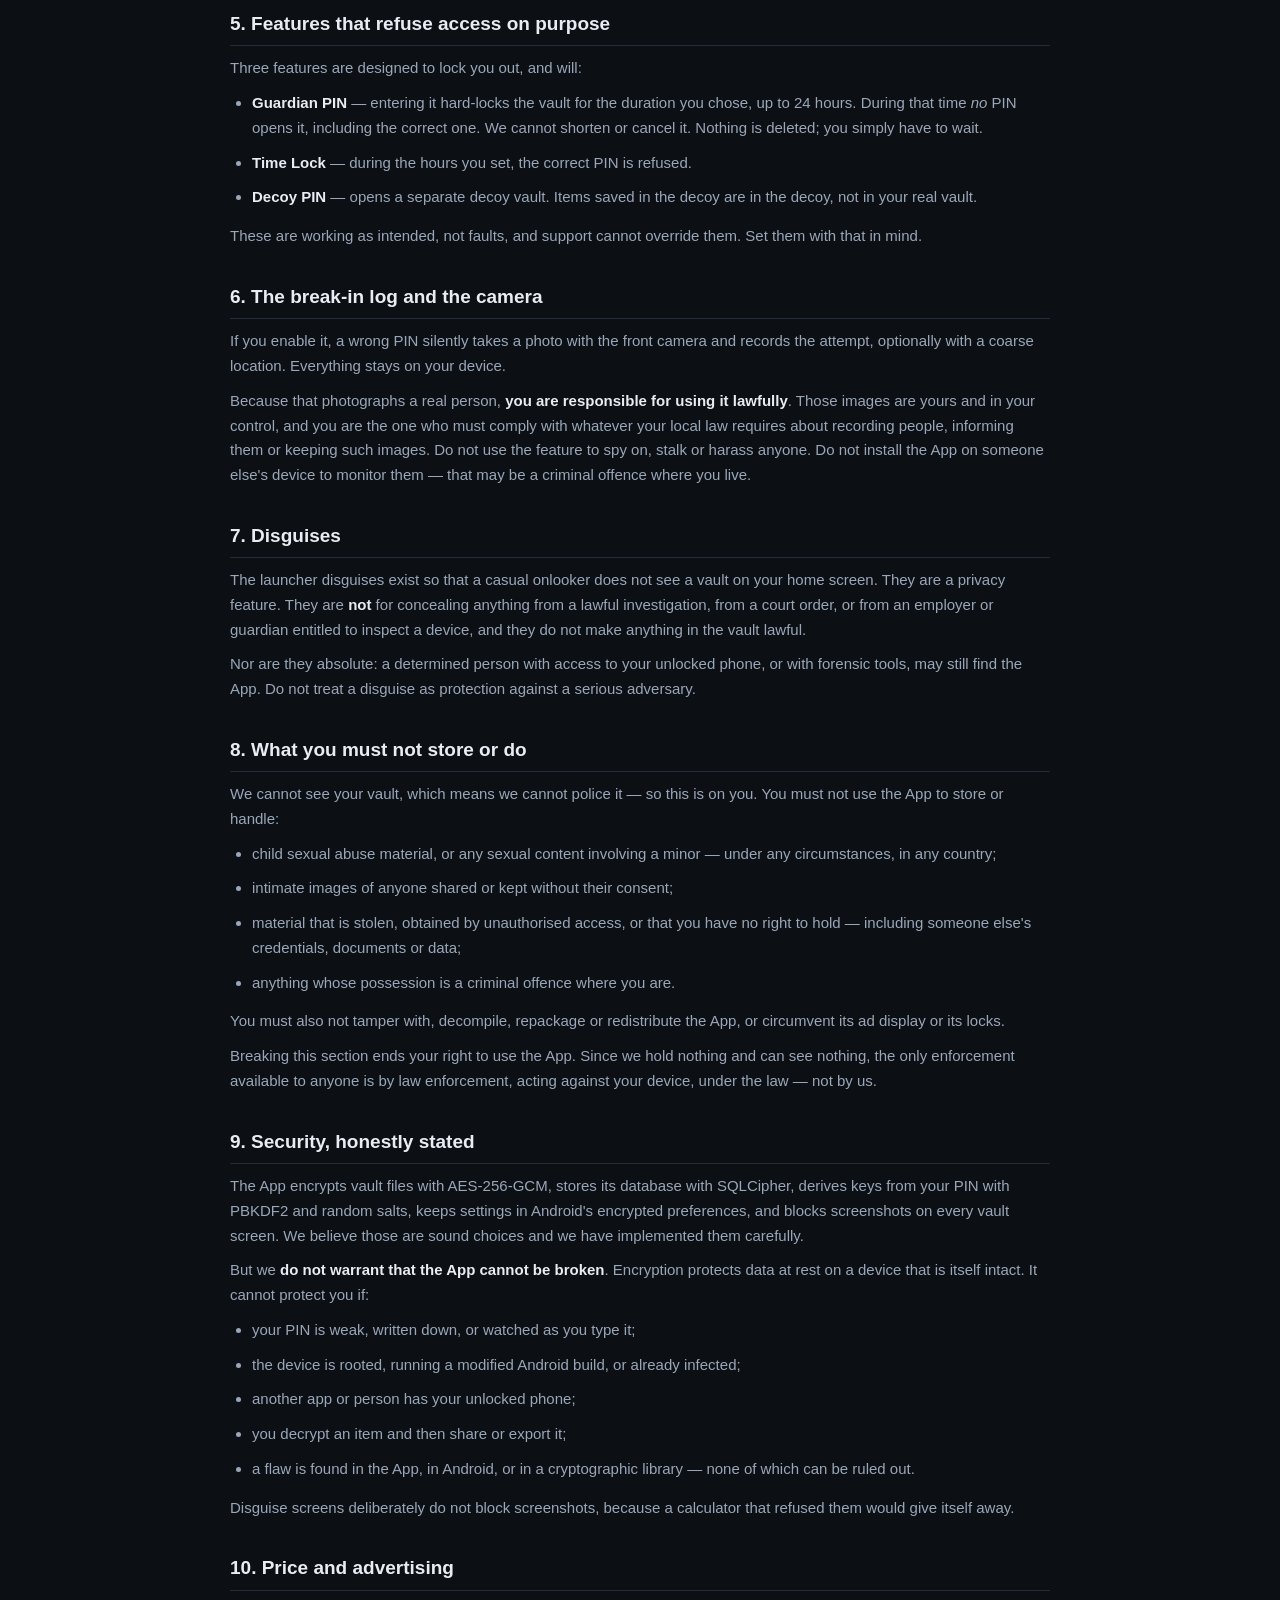
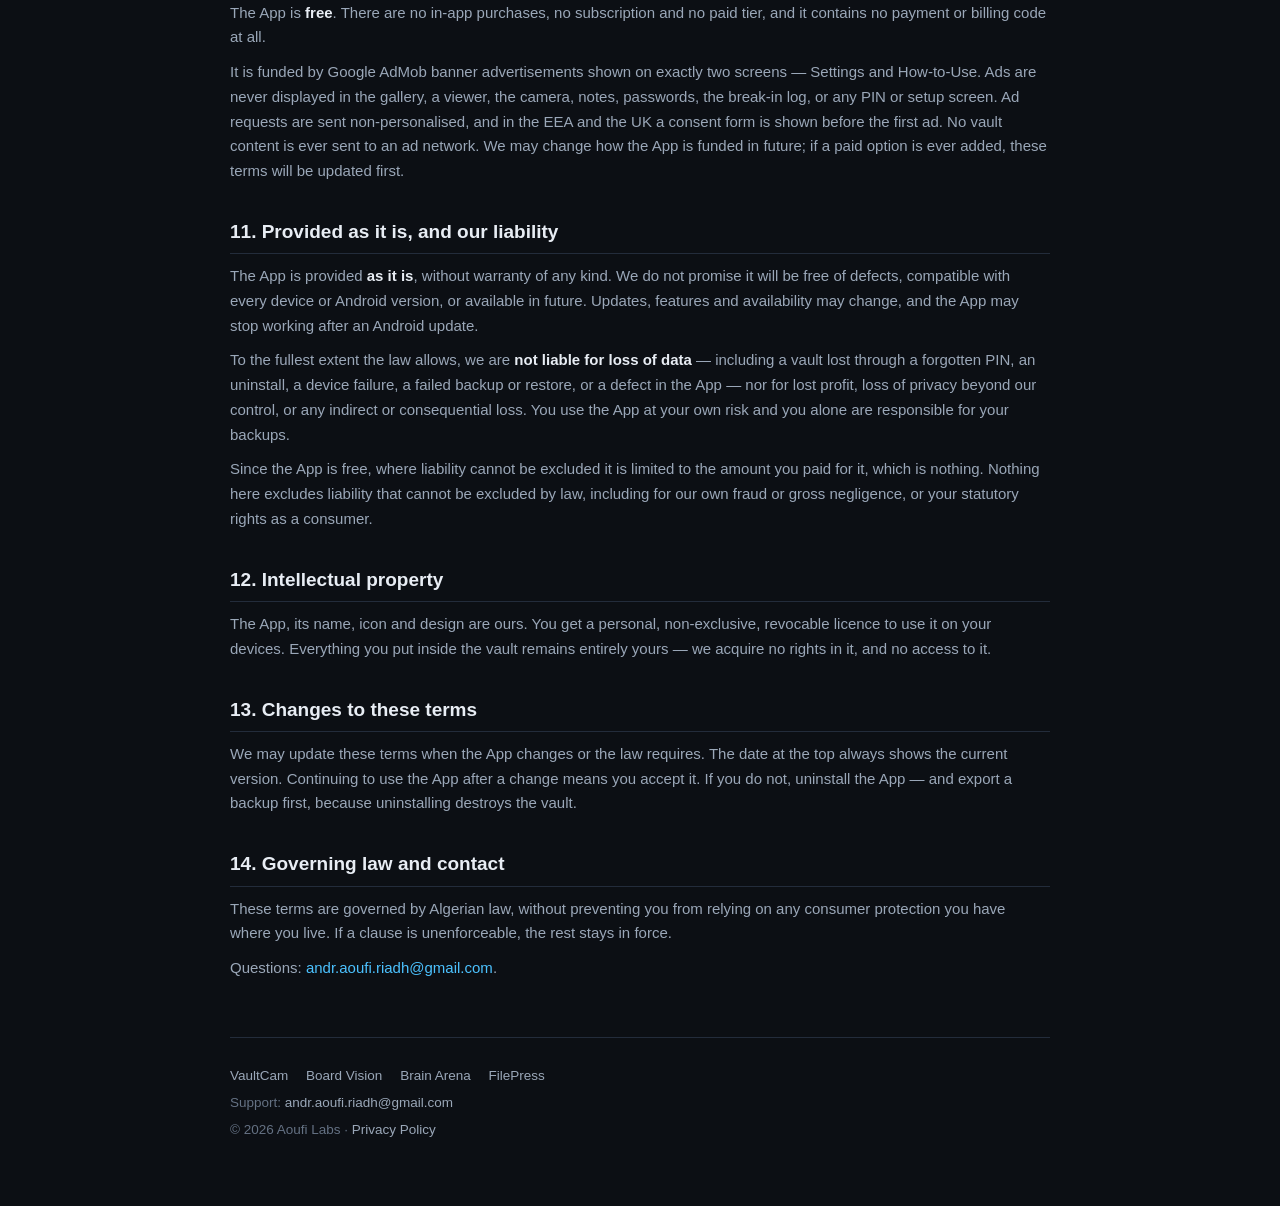
<file: vaultcam/terms.html>
<!DOCTYPE html>
<html lang="en">
<head>
  <meta charset="UTF-8">
  <meta name="viewport" content="width=device-width, initial-scale=1.0">
  <meta name="description" content="Terms of use for VaultCam, the offline encrypted photo, video, note and password vault for Android.">
  <title>VaultCam — Terms of Use</title>
  <link rel="stylesheet" href="../style.css">
  <style>
    /* Only what the shared sheet does not already define. */
    .policy code { background: var(--bg-2); border: 1px solid var(--border);
                    padding: 1px 6px; border-radius: 5px; font-size: .9em; }
    .docmeta { display: flex; flex-wrap: wrap; gap: 6px 18px;
                font-size: 13.5px; color: var(--text-3); margin: 0 0 26px; }
    .docmeta strong { color: var(--text-2); }
  </style>
</head>
<body>
<div class="wrap policy">

  <header class="site-header">
    <div class="brand"><a href="../" style="color:inherit;text-decoration:none">Aoufi<span>Labs</span></a></div>
    <nav class="site-nav">
      <a href="index.html">VaultCam</a>
      <a href="privacy.html">Privacy</a>
      <a href="../">Home</a>
    </nav>
  </header>

  <h1>VaultCam — Terms of Use</h1>
  <p class="updated">Last updated: 14 November 2026</p>
  <div class="docmeta">
    <span>App: <strong>VaultCam — Vault &amp; Passwords</strong></span>
    <span>Package: <code>aoufi.riadh.vaultcam</code></span>
    <span>Android 8.0+</span>
    <span>Publisher: Riadh Aoufi</span>
  </div>

  <div class="callout">
    <strong>In short.</strong> VaultCam is a fully offline vault: everything you put in it
    is encrypted on your phone and never leaves it. There is no account and no server, which
    has one consequence you must understand before you use it —
    <strong>if you forget your PIN, or uninstall the app, or clear its data, your vault is
    gone permanently and nobody can recover it, including us.</strong> The app is free and
    shows banner ads on two screens. Keep backups.
  </div>

  <h2>1. These terms</h2>
  <p>
    These terms are an agreement between you and <strong>Riadh Aoufi</strong> ("we", "us"),
    the developer of the VaultCam application for Android (the "App"). By installing or
    using the App you accept them. If you do not accept them, uninstall the App.
  </p>
  <p>
    They apply together with our
    <a href="privacy.html">Privacy Policy</a> and with Google Play's own
    terms.
  </p>

  <h2>2. What the App is</h2>
  <p>
    VaultCam stores photos, videos, notes and passwords on your device inside an encrypted
    vault, opened with a PIN or your device biometric. It includes a secure camera, albums,
    encrypted local backups, a break-in log, a decoy vault, a Guardian PIN, a Time Lock, and
    launcher disguises that make the App appear as a calculator, clock or notepad.
  </p>
  <p>
    <strong>There is no account, no cloud and no server.</strong> We operate nothing that
    your vault could be stored on or recovered from. The App's only network use is to fetch
    banner advertisements on its Settings and How-to-Use screens.
  </p>

  <h2>3. Who may use the App</h2>
  <ul>
    <li>You must be <strong>13 or older</strong>. The App is not directed at children under
      13.</li>
    <li>Use it only on a device you own or are authorised to use.</li>
    <li>You must be able to lawfully use strong encryption where you live. Some countries
      restrict it; checking that is your responsibility.</li>
  </ul>

  <h2>4. No recovery — read this before you rely on the App</h2>
  <div class="callout">
    <strong>We cannot unlock your vault, reset your PIN, or recover your files. There is no
    master key, no backdoor, no reset code and no support procedure that can do it.</strong>
    This is not a limitation we could lift on request; it is how the encryption works, and it
    is the reason the vault is private in the first place.
  </div>
  <p>Your data is permanently and irrecoverably lost if:</p>
  <ul>
    <li>you forget your PIN, or forget a backup passphrase;</li>
    <li>you uninstall the App, or clear its data or storage in Android settings;</li>
    <li>you reset the device, or the device is lost, stolen, broken or wiped;</li>
    <li>the vault files are corrupted by a storage fault or by another app.</li>
  </ul>
  <p>
    Android's own cloud backup is deliberately disabled for the App, so your vault is
    <strong>not</strong> included in a Google account backup and will not reappear on a new
    phone.
  </p>
  <h3>Backups are your responsibility</h3>
  <p>
    The App can write an encrypted backup file (<code>.vcbak</code>) protected by a
    passphrase you choose, to a location you choose. <strong>Use it.</strong> We never
    receive a copy and cannot recover the passphrase. Keep the file and the passphrase
    somewhere safe and separate, and test a restore before you delete any original.
  </p>
  <p>
    <strong>VaultCam is not a backup service and is not a substitute for one.</strong> If a
    photo matters to you, it should exist somewhere other than inside one phone.
  </p>

  <h2>5. Features that refuse access on purpose</h2>
  <p>Three features are designed to lock you out, and will:</p>
  <ul>
    <li><strong>Guardian PIN</strong> — entering it hard-locks the vault for the duration you
      chose, up to 24 hours. During that time <em>no</em> PIN opens it, including the correct
      one. We cannot shorten or cancel it. Nothing is deleted; you simply have to wait.</li>
    <li><strong>Time Lock</strong> — during the hours you set, the correct PIN is refused.</li>
    <li><strong>Decoy PIN</strong> — opens a separate decoy vault. Items saved in the decoy
      are in the decoy, not in your real vault.</li>
  </ul>
  <p>
    These are working as intended, not faults, and support cannot override them. Set them
    with that in mind.
  </p>

  <h2>6. The break-in log and the camera</h2>
  <p>
    If you enable it, a wrong PIN silently takes a photo with the front camera and records
    the attempt, optionally with a coarse location. Everything stays on your device.
  </p>
  <p>
    Because that photographs a real person, <strong>you are responsible for using it
    lawfully</strong>. Those images are yours and in your control, and you are the one who
    must comply with whatever your local law requires about recording people, informing them
    or keeping such images. Do not use the feature to spy on, stalk or harass anyone. Do not
    install the App on someone else's device to monitor them — that may be a criminal offence
    where you live.
  </p>

  <h2>7. Disguises</h2>
  <p>
    The launcher disguises exist so that a casual onlooker does not see a vault on your home
    screen. They are a privacy feature. They are <strong>not</strong> for concealing anything
    from a lawful investigation, from a court order, or from an employer or guardian entitled
    to inspect a device, and they do not make anything in the vault lawful.
  </p>
  <p>
    Nor are they absolute: a determined person with access to your unlocked phone, or with
    forensic tools, may still find the App. Do not treat a disguise as protection against a
    serious adversary.
  </p>

  <h2>8. What you must not store or do</h2>
  <p>
    We cannot see your vault, which means we cannot police it — so this is on you. You must
    not use the App to store or handle:
  </p>
  <ul>
    <li>child sexual abuse material, or any sexual content involving a minor — under any
      circumstances, in any country;</li>
    <li>intimate images of anyone shared or kept without their consent;</li>
    <li>material that is stolen, obtained by unauthorised access, or that you have no right
      to hold — including someone else's credentials, documents or data;</li>
    <li>anything whose possession is a criminal offence where you are.</li>
  </ul>
  <p>
    You must also not tamper with, decompile, repackage or redistribute the App, or
    circumvent its ad display or its locks.
  </p>
  <p>
    Breaking this section ends your right to use the App. Since we hold nothing and can see
    nothing, the only enforcement available to anyone is by law enforcement, acting against
    your device, under the law — not by us.
  </p>

  <h2>9. Security, honestly stated</h2>
  <p>
    The App encrypts vault files with AES-256-GCM, stores its database with SQLCipher,
    derives keys from your PIN with PBKDF2 and random salts, keeps settings in Android's
    encrypted preferences, and blocks screenshots on every vault screen. We believe those
    are sound choices and we have implemented them carefully.
  </p>
  <p>
    But we <strong>do not warrant that the App cannot be broken</strong>. Encryption protects
    data at rest on a device that is itself intact. It cannot protect you if:
  </p>
  <ul>
    <li>your PIN is weak, written down, or watched as you type it;</li>
    <li>the device is rooted, running a modified Android build, or already infected;</li>
    <li>another app or person has your unlocked phone;</li>
    <li>you decrypt an item and then share or export it;</li>
    <li>a flaw is found in the App, in Android, or in a cryptographic library — none of
      which can be ruled out.</li>
  </ul>
  <p>
    Disguise screens deliberately do not block screenshots, because a calculator that refused
    them would give itself away.
  </p>

  <h2>10. Price and advertising</h2>
  <p>
    The App is <strong>free</strong>. There are no in-app purchases, no subscription and no
    paid tier, and it contains no payment or billing code at all.
  </p>
  <p>
    It is funded by Google AdMob banner advertisements shown on exactly two screens —
    Settings and How-to-Use. Ads are never displayed in the gallery, a viewer, the camera,
    notes, passwords, the break-in log, or any PIN or setup screen. Ad requests are sent
    non-personalised, and in the EEA and the UK a consent form is shown before the first ad.
    No vault content is ever sent to an ad network. We may change how the App is funded in
    future; if a paid option is ever added, these terms will be updated first.
  </p>

  <h2>11. Provided as it is, and our liability</h2>
  <p>
    The App is provided <strong>as it is</strong>, without warranty of any kind. We do not
    promise it will be free of defects, compatible with every device or Android version, or
    available in future. Updates, features and availability may change, and the App may stop
    working after an Android update.
  </p>
  <p>
    To the fullest extent the law allows, we are <strong>not liable for loss of data</strong>
    — including a vault lost through a forgotten PIN, an uninstall, a device failure, a
    failed backup or restore, or a defect in the App — nor for lost profit, loss of privacy
    beyond our control, or any indirect or consequential loss. You use the App at your own
    risk and you alone are responsible for your backups.
  </p>
  <p>
    Since the App is free, where liability cannot be excluded it is limited to the amount you
    paid for it, which is nothing. Nothing here excludes liability that cannot be excluded by
    law, including for our own fraud or gross negligence, or your statutory rights as a
    consumer.
  </p>

  <h2>12. Intellectual property</h2>
  <p>
    The App, its name, icon and design are ours. You get a personal, non-exclusive,
    revocable licence to use it on your devices. Everything you put inside the vault remains
    entirely yours — we acquire no rights in it, and no access to it.
  </p>

  <h2>13. Changes to these terms</h2>
  <p>
    We may update these terms when the App changes or the law requires. The date at the top
    always shows the current version. Continuing to use the App after a change means you
    accept it. If you do not, uninstall the App — and export a backup first, because
    uninstalling destroys the vault.
  </p>

  <h2>14. Governing law and contact</h2>
  <p>
    These terms are governed by Algerian law, without preventing you from relying on any
    consumer protection you have where you live. If a clause is unenforceable, the rest
    stays in force.
  </p>
  <p>
    Questions: <a href="mailto:andr.aoufi.riadh@gmail.com">andr.aoufi.riadh@gmail.com</a>.
  </p>


  <footer class="site-footer">
    <div class="apps">
      <a href="../vaultcam/">VaultCam</a>
      <a href="../boardvision/">Board Vision</a>
      <a href="../brainarena/">Brain Arena</a>
      <a href="../filepress/">FilePress</a>
    </div>
    <div>Support: <a href="mailto:andr.aoufi.riadh@gmail.com">andr.aoufi.riadh@gmail.com</a></div>
    <div>© 2026 Aoufi Labs · <a href="privacy.html">Privacy Policy</a></div>
  </footer>

</div>
</body>
</html>
</file>
<file: style.css>
/* Aoufi Labs — shared stylesheet (dark, mobile-first, system fonts) */
:root {
  --bg: #0c0f14;
  --bg-2: #141922;
  --card: #171d28;
  --border: #232c3b;
  --text: #e8edf4;
  --text-2: #9aa7b8;
  --text-3: #647183;
  --accent: #4cc2ff;
  --accent-2: #7ee787;
  --danger: #ff6b6b;
}
* { margin: 0; padding: 0; box-sizing: border-box; }
html { -webkit-text-size-adjust: 100%; }
body {
  background: var(--bg);
  color: var(--text);
  font: 16px/1.65 -apple-system, BlinkMacSystemFont, "Segoe UI", Roboto,
        Helvetica, Arial, sans-serif;
  -webkit-font-smoothing: antialiased;
}
.wrap { max-width: 860px; margin: 0 auto; padding: 24px 20px 64px; }
a { color: var(--accent); text-decoration: none; }
a:hover { text-decoration: underline; }

/* Header / nav */
.site-header {
  display: flex; align-items: center; justify-content: space-between;
  padding: 14px 0 22px;
}
.brand { font-weight: 800; font-size: 18px; letter-spacing: -0.01em; color: var(--text); }
.brand span { color: var(--accent); }
.site-nav a { color: var(--text-2); font-size: 14px; margin-left: 16px; }
.site-nav a:hover { color: var(--text); text-decoration: none; }

/* Hero */
.hero { text-align: center; padding: 40px 0 34px; }
.hero .badge {
  display: inline-block; font-size: 12px; font-weight: 700;
  letter-spacing: 0.14em; text-transform: uppercase;
  color: var(--accent); border: 1px solid var(--border);
  background: var(--bg-2); padding: 6px 14px; border-radius: 999px;
  margin-bottom: 18px;
}
.hero h1 { font-size: clamp(30px, 6vw, 46px); letter-spacing: -0.02em; line-height: 1.15; margin-bottom: 14px; }
.hero h1 em { font-style: normal; color: var(--accent); }
.hero p.lead { color: var(--text-2); font-size: 18px; max-width: 560px; margin: 0 auto; }

/* Cards */
.cards { display: grid; gap: 16px; margin-top: 34px; }
@media (min-width: 640px) { .cards { grid-template-columns: repeat(3, 1fr); } }
.card {
  background: var(--card); border: 1px solid var(--border);
  border-radius: 16px; padding: 22px; display: flex; flex-direction: column;
}
.card .icon { font-size: 30px; margin-bottom: 12px; }
.card h2 { font-size: 18px; margin-bottom: 6px; }
.card p { color: var(--text-2); font-size: 14.5px; flex: 1; }
.card .links { margin-top: 16px; font-size: 14px; }
.card .links a { margin-right: 14px; }
.tag {
  display: inline-block; font-size: 11px; font-weight: 700; letter-spacing: 0.08em;
  text-transform: uppercase; padding: 3px 9px; border-radius: 999px; margin-bottom: 10px;
}
.tag.live { color: var(--accent-2); background: rgba(126, 231, 135, 0.1); }
.tag.soon { color: #f2c94c; background: rgba(242, 201, 76, 0.1); }

/* Feature list (app landing pages) */
.features { display: grid; gap: 14px; margin: 30px 0; }
@media (min-width: 640px) { .features { grid-template-columns: 1fr 1fr; } }
.feature {
  background: var(--card); border: 1px solid var(--border);
  border-radius: 14px; padding: 18px;
}
.feature h3 { font-size: 15.5px; margin-bottom: 5px; }
.feature p { color: var(--text-2); font-size: 14px; }

/* Buttons */
.btn {
  display: inline-block; font-weight: 700; font-size: 15px;
  padding: 13px 26px; border-radius: 12px; text-decoration: none;
}
.btn-primary { background: var(--accent); color: #06222f; }
.btn-primary:hover { filter: brightness(1.1); text-decoration: none; }
.btn-ghost { border: 1px solid var(--border); color: var(--text-2); margin-left: 10px; }
.btn-ghost:hover { color: var(--text); text-decoration: none; }
.cta { text-align: center; margin: 34px 0 10px; }
.cta .note { display: block; color: var(--text-3); font-size: 13px; margin-top: 12px; }

/* Trust strip (VaultCam) */
.trust {
  background: rgba(126, 231, 135, 0.06); border: 1px solid rgba(126, 231, 135, 0.25);
  border-radius: 14px; padding: 16px 20px; margin: 26px 0;
  color: var(--accent-2); font-size: 15px; text-align: center;
}

/* Policy pages */
.policy h1 { font-size: 30px; margin: 10px 0 4px; letter-spacing: -0.01em; }
.policy .updated { color: var(--text-3); font-size: 14px; margin-bottom: 26px; }
.policy h2 {
  font-size: 19px; margin: 32px 0 10px; padding-bottom: 6px;
  border-bottom: 1px solid var(--border); color: var(--text);
}
.policy h3 { font-size: 16px; margin: 18px 0 6px; }
.policy p, .policy li { color: var(--text-2); font-size: 15px; margin-bottom: 10px; }
.policy ul { padding-left: 22px; margin-bottom: 14px; }
.policy strong { color: var(--text); }
.callout {
  background: var(--bg-2); border-left: 4px solid var(--accent);
  border-radius: 8px; padding: 14px 18px; margin: 18px 0; font-size: 15px;
  color: var(--text-2);
}
.callout strong { color: var(--text); }

/* Footer */
.site-footer {
  margin-top: 56px; padding-top: 24px; border-top: 1px solid var(--border);
  color: var(--text-3); font-size: 13.5px; line-height: 2;
}
.site-footer a { color: var(--text-2); }
.site-footer .apps a { margin-right: 14px; }
</file>
